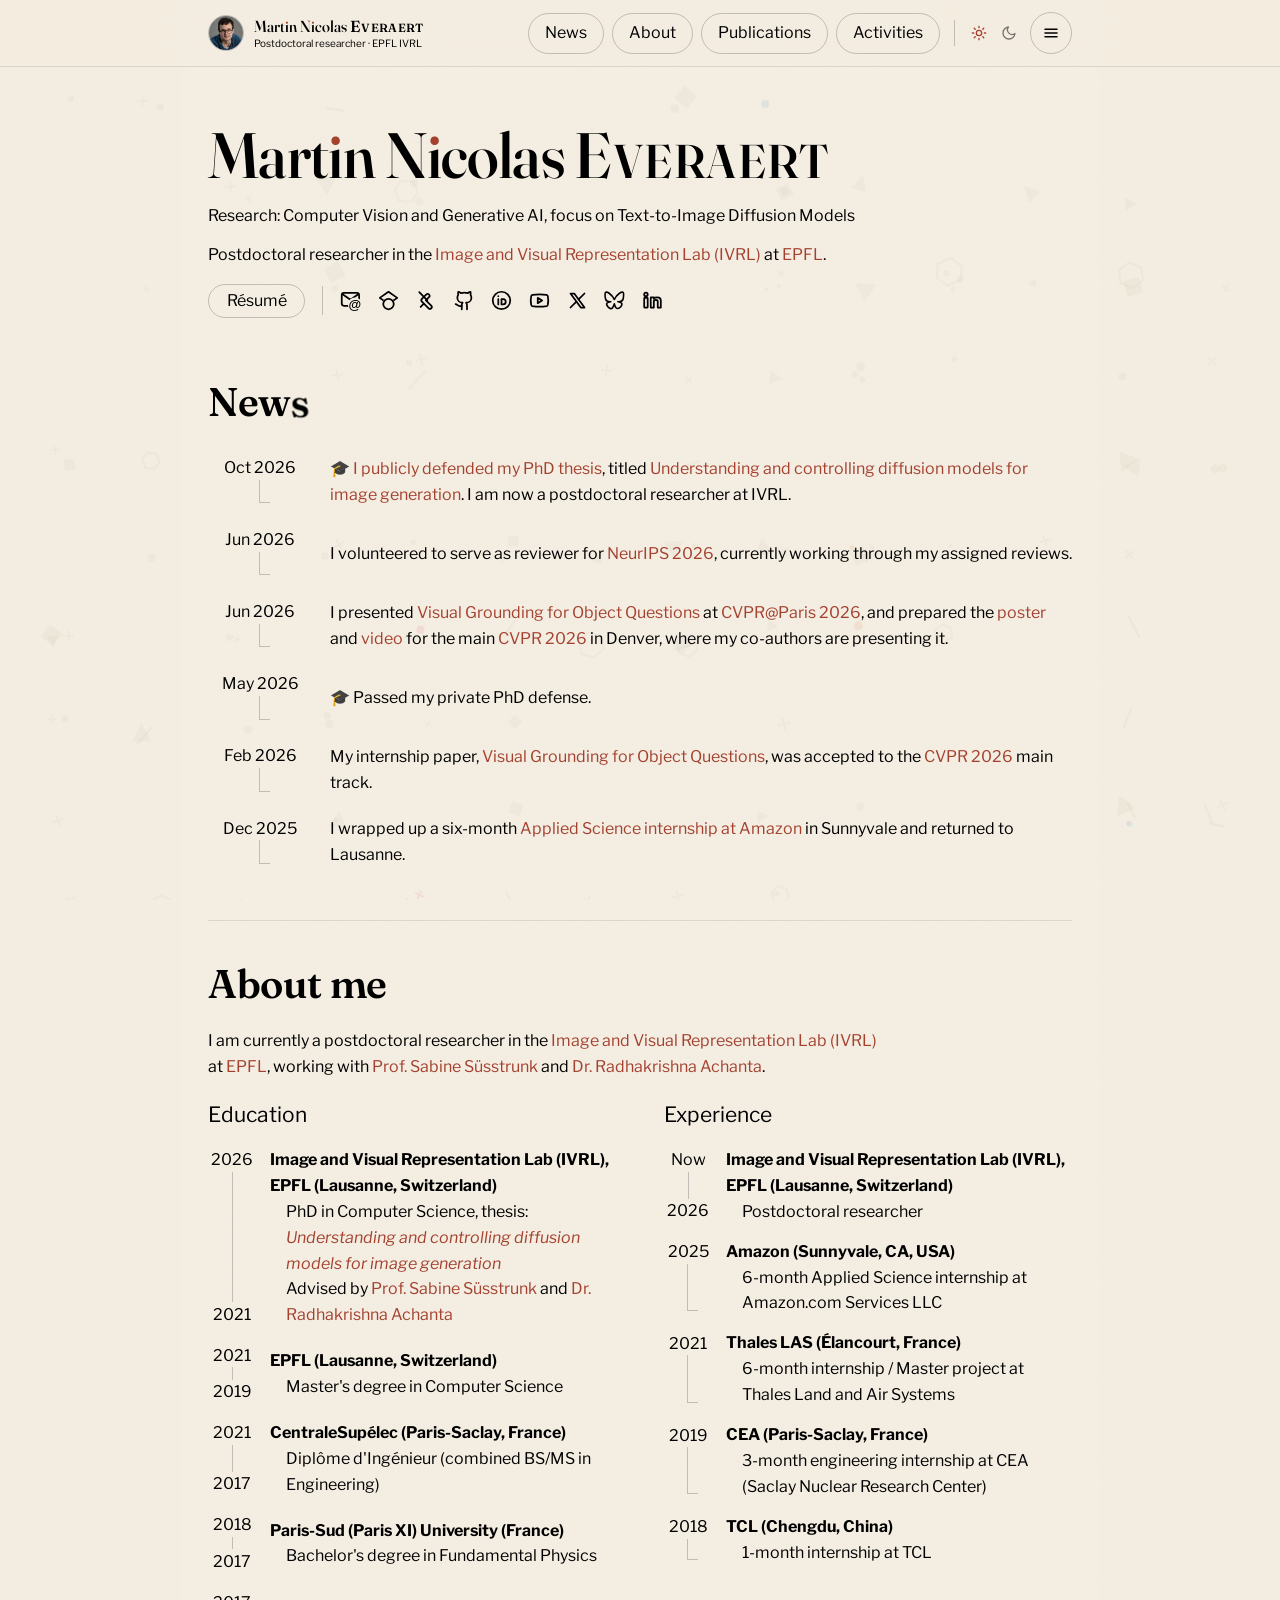
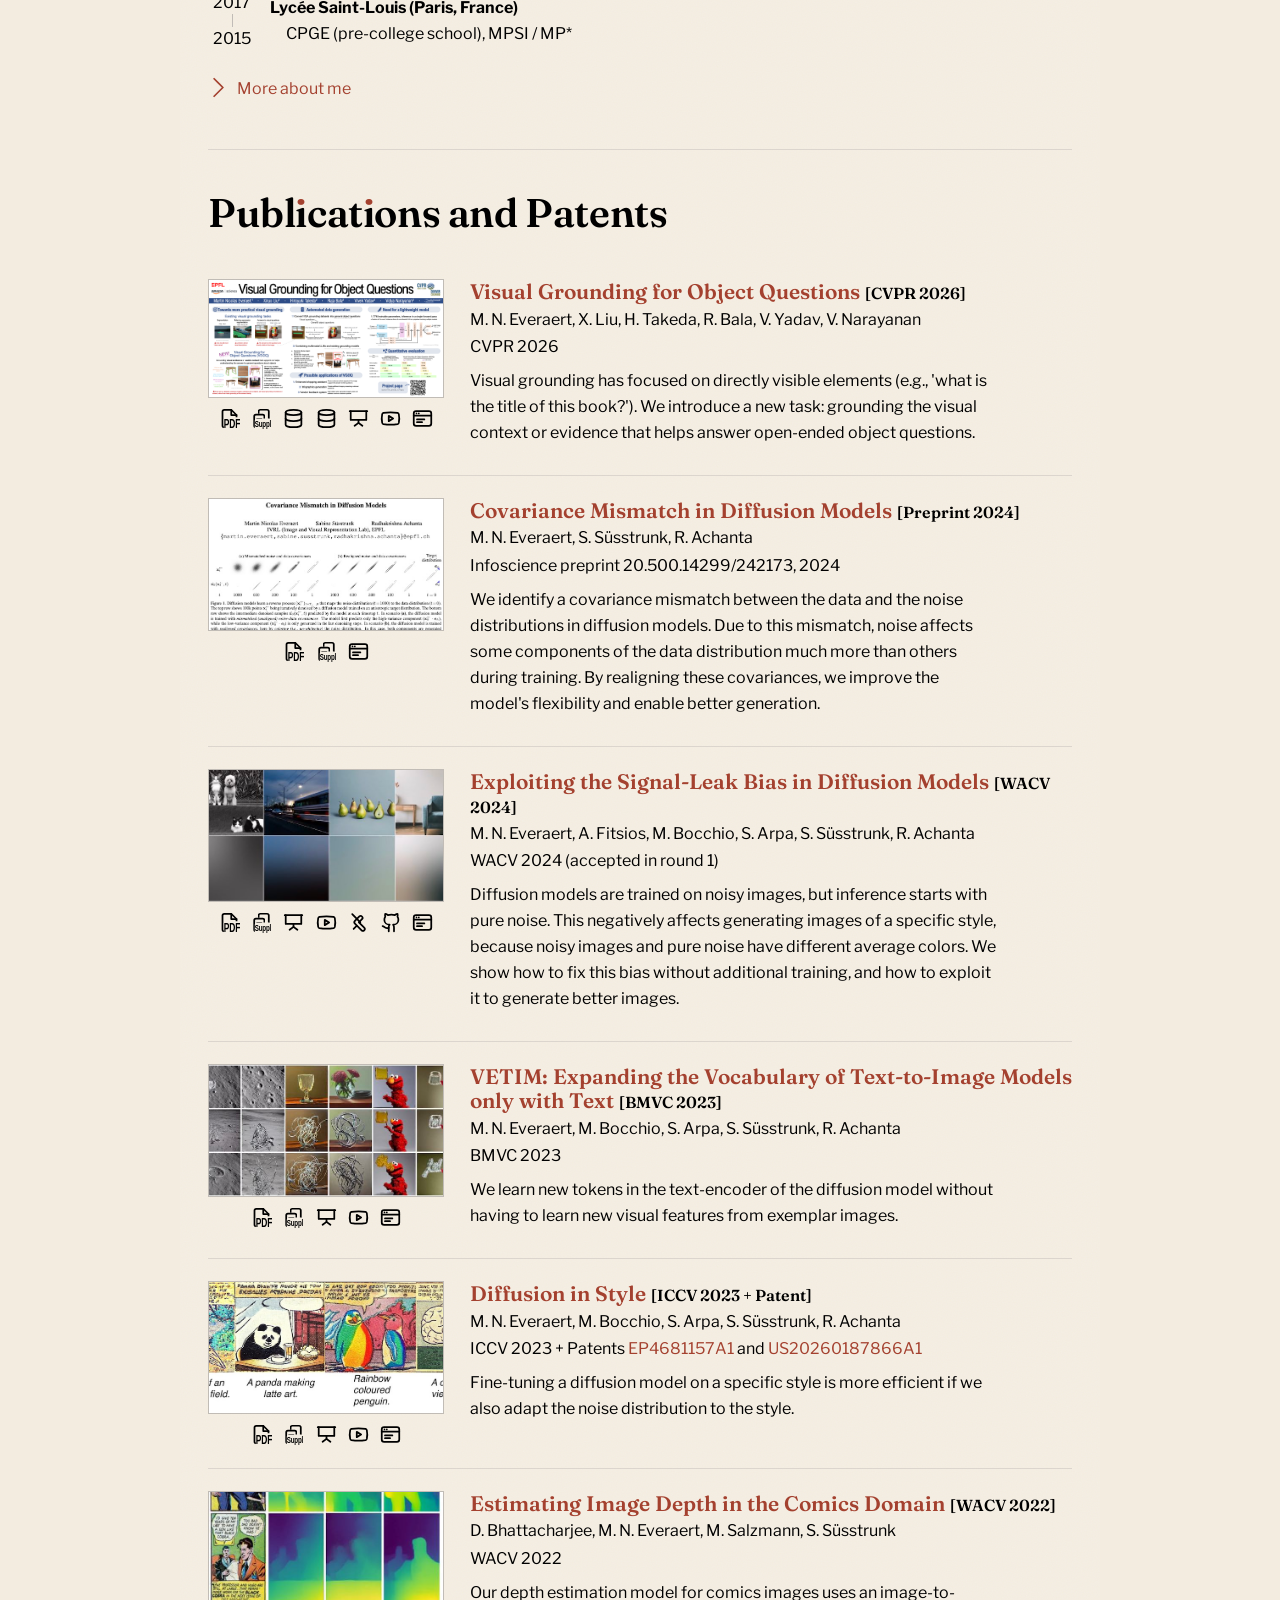
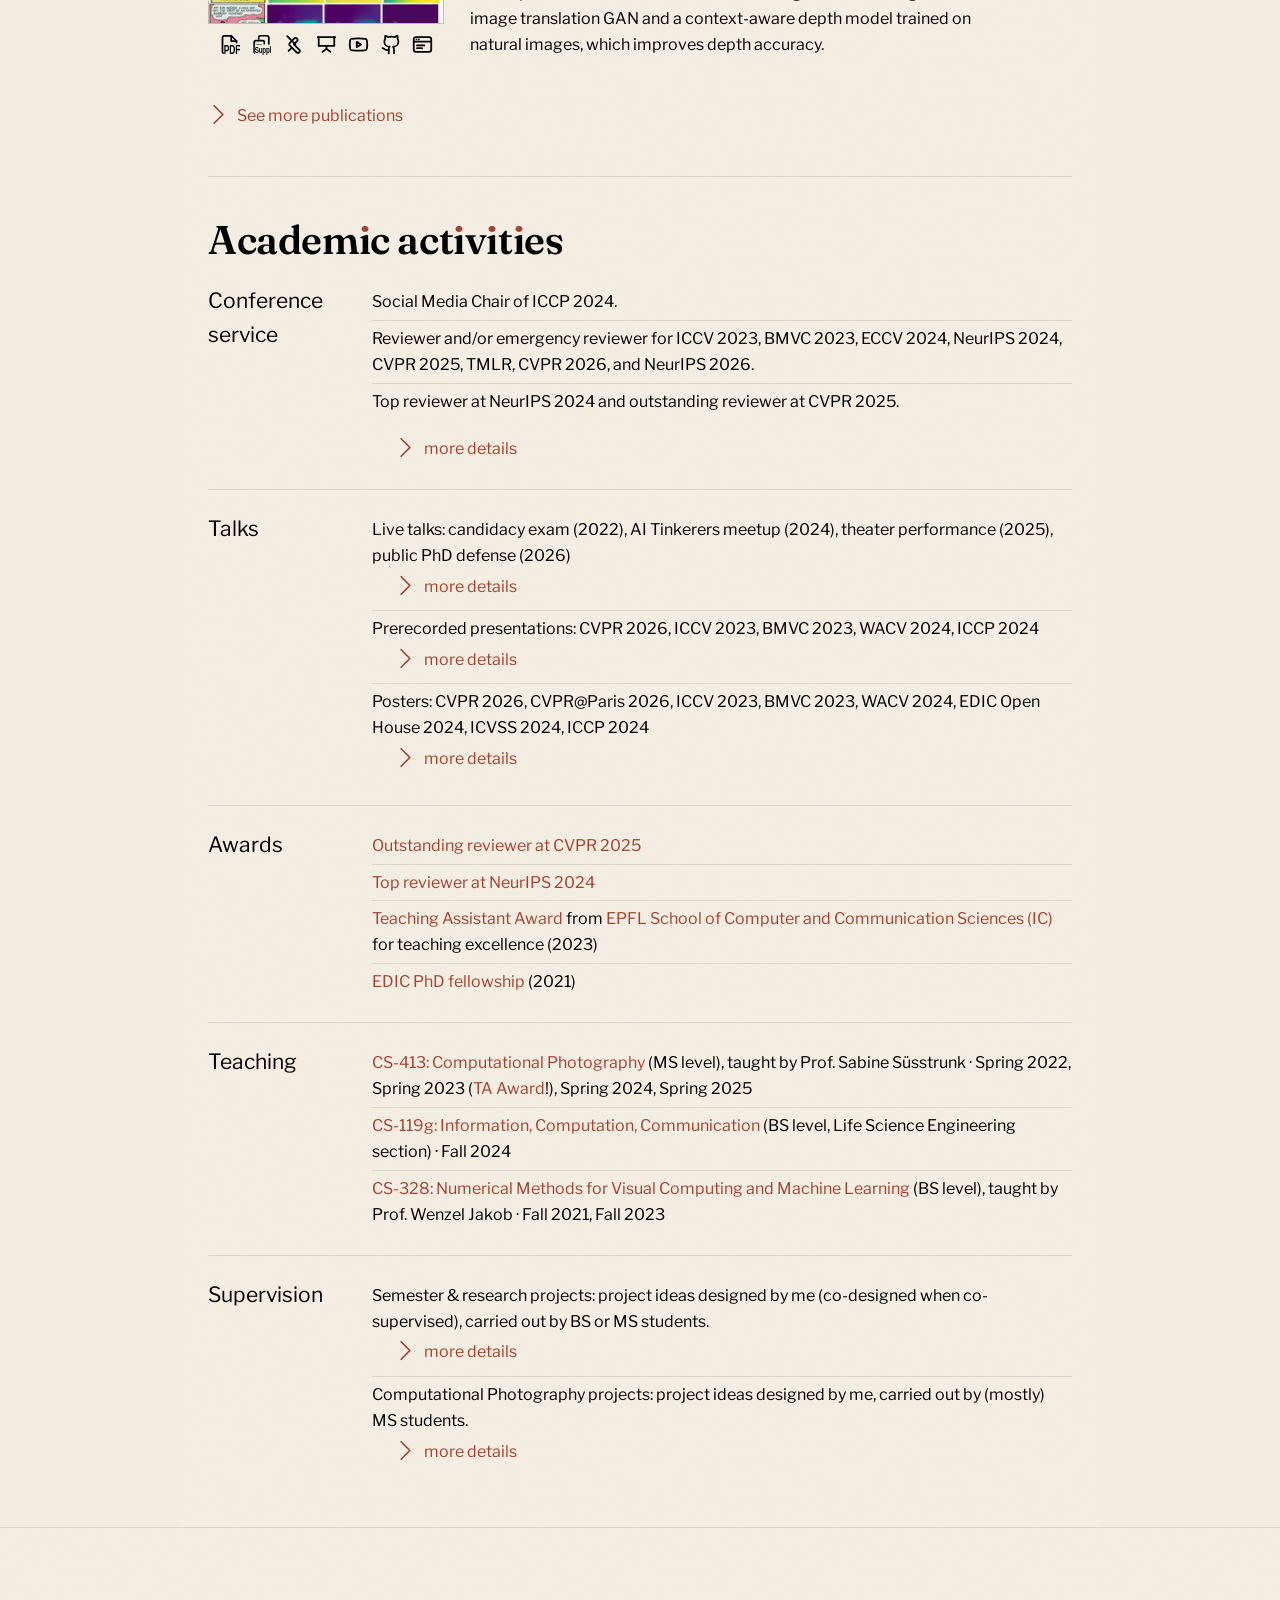
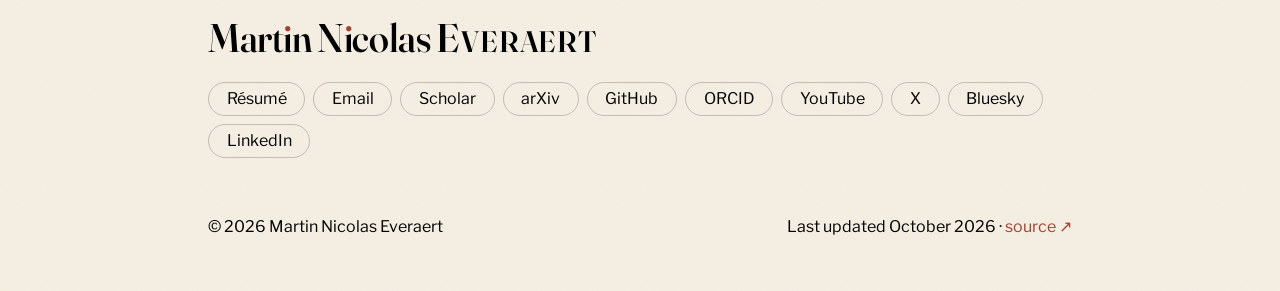
<file: index.html>
<!DOCTYPE html>
<html lang="en">

<head>
    <meta charset="UTF-8">
    <script>try{var t=localStorage.getItem('theme')}catch(e){}if(t==='dark'||(!t&&matchMedia('(prefers-color-scheme: dark)').matches))document.documentElement.setAttribute('data-theme','dark')</script>
    <!-- begin SEO -->
    <meta property="og:locale" content="en-US">
    <meta property="og:site_name" content="Martin Nicolas Everaert">
    <meta property="og:title" content="Martin Nicolas Everaert">
    <link rel="canonical" href="https://martin-ev.github.io">
    <meta property="og:type" content="profile">
    <meta property="og:url" content="https://martin-ev.github.io">
    <meta name="description"
        content="Martin Nicolas Everaert is a postdoctoral researcher at EPFL IVRL working on text-to-image diffusion models, computational aesthetics, and generative computer vision.">
    <meta property="og:image" content="https://martin-ev.github.io/images/avatar-small.jpg">
    <meta property="og:image:width" content="100">
    <meta property="og:image:height" content="100">
    <script type="application/ld+json">
        { 
            "@context" : "https://schema.org",
            "@type" : "ProfilePage",
            "mainEntity" : {
                "@type" : "Person",
                "name" : "Martin Nicolas Everaert",
                "familyName" : "Everaert",
                "givenName":  "Martin Nicolas",
                "honorificPrefix" : "Dr.",
                "url" : "https://martin-ev.github.io",
                "sameAs" : [
                    "https://www.linkedin.com/in/martin-everaert",
                    "https://x.com/EveraertMartin",
                    "https://twitter.com/EveraertMartin",
                    "https://bsky.app/profile/everaertmartin.bsky.social",
                    "https://scholar.google.com/citations?user=1TDqUuwAAAAJ",
                    "https://www.researchgate.net/profile/Martin-Everaert",
                    "https://orcid.org/0000-0001-9439-7501",
                    "https://www.facebook.com/martin.nicolas.everaert/",
                    "https://github.com/martin-ev",
                    "https://people.epfl.ch/martin.everaert",
                    "https://infoscience.epfl.ch/record/289090",
                    "https://www.wikidata.org/wiki/Q111455478",
                    "https://www.google.com/search?kgmid=/g/11snfb39zx",
                    "https://arxiv.org/a/everaert_m_1.html",
                    "https://www.youtube.com/@martin.e",
                    "https://www.youtube.com/channel/UCMKyXAxPnRaejG-4VnxoR0Q"
                ],
                "description" : "Martin Nicolas Everaert is a postdoctoral researcher at École Polytechnique Fédérale de Lausanne (EPFL). His research focuses on Computational Aesthetics, overlapping with Computation and Language, Computer Vision, Deep Learning, Generative Models, etc.",
                "jobTitle" : "Postdoctoral researcher",
                "worksFor" : {
                    "@type" : "Organization",
                    "name" : "École Polytechnique Fédérale de Lausanne (EPFL)"
                },
                "knowsAbout" : [
                    "Computational Aesthetics",
                    "Computer Vision",
                    "Deep Learning",
                    "Generative Models",
                    "Natural Language Processing"
                ],
                "image" : "https://martin-ev.github.io/images/avatar.jpg",
                "additionalName" : ["Martin N. Everaert", "Martin Everaert"],
                "alumniOf" : [{
                    "@type" : "EducationalOrganization",
                    "name" : "École Polytechnique Fédérale de Lausanne (EPFL)"
                },
                {
                    "@type" : "EducationalOrganization",
                    "name" : "CentraleSupélec"
                },
                {
                    "@type" : "EducationalOrganization",
                    "name" : "Université Paris-Sud"
                },
                {
                    "@type" : "EducationalOrganization",
                    "name" : "Lycée Saint-Louis"
                }
                ]
            }
        } </script>
    <meta name="google-site-verification" content="ohByZQJx9EYQ7Po92WxVz1fvVDkQqgI6U5wQZ_7mKBY" />
    <!-- end SEO -->

    <title>Martin Nicolas Everaert</title>
    <link rel="icon" href="images/avatar.jpg">
    <meta name="viewport" content="width=device-width, initial-scale=1">

    <link rel="preconnect" href="https://fonts.googleapis.com">
    <link rel="preconnect" href="https://fonts.gstatic.com" crossorigin>
    <link
        href="https://fonts.googleapis.com/css2?family=Fraunces:opsz,wght,WONK@9..144,530..650,0..1&family=Libre+Franklin:ital,wght@0,400;0,600;1,400&display=swap"
        rel="stylesheet">
    <link rel="stylesheet" href="styles.css">
    <link rel="stylesheet" href="icons.css">
    <link rel="stylesheet" href="diffusion.css">
</head>

<body>

    <!-- Animated diffusion background -->
    <div id="field" aria-hidden="true"></div>

    <!-- Top bar / menu -->
    <header class="topbar">
        <div class="bar-inner">
            <a class="identity" href="#top">
                <img class="identity-photo" src="/images/avatar.jpg"
                    alt="Martin Nicolas Everaert">
                <span class="identity-text">
                    <span class="identity-name">Mart<span class="idot">i</span>n N<span class="idot">i</span>colas <span class="smallcaps">Everaert</span></span>
                    <span class="identity-role">Postdoctoral researcher · EPFL IVRL</span>
                </span>
            </a>
            <div class="bar-right">
                <div class="nav-inline">
                    <a class="navpill ghost" href="#news" data-collapse="2">News</a>
                    <a class="navpill ghost" href="#about" data-collapse="3">About</a>
                    <a class="navpill ghost" href="#pubs" data-collapse="3">Publications</a>
                    <a class="navpill ghost" href="#activities" data-collapse="3">Activities</a>
                    <span class="theme-toggle" data-collapse="1">
                        <button class="lightBtn active" aria-label="Light theme" title="Light">
                            <i class="ci ci-sun" aria-hidden="true"></i>
                        </button>
                        <button class="darkBtn" aria-label="Dark theme" title="Dark">
                            <i class="ci ci-moon" aria-hidden="true"></i>
                        </button>
                    </span>
                </div>
                <button class="hamburger" id="hamburger" aria-label="Menu" aria-expanded="false" aria-controls="menu">
                    <svg viewBox="0 0 24 24" fill="none" stroke="currentColor" stroke-width="2" stroke-linecap="round">
                        <line x1="4" y1="7" x2="20" y2="7" />
                        <line x1="4" y1="12" x2="20" y2="12" />
                        <line x1="4" y1="17" x2="20" y2="17" />
                    </svg>
                </button>
                <div class="menu" id="menu">
                    <a class="navpill ghost" href="#news">News</a>
                    <a class="navpill ghost" href="#about">About</a>
                    <a class="navpill ghost" href="#pubs">Publications</a>
                    <a class="navpill ghost" href="#activities">Activities</a>
                    <a class="navpill primary" href="/files/Martin_Nicolas_EVERAERT.pdf">Résumé</a>
                    <a class="navpill primary js-email" href="https://people.epfl.ch/martin.everaert?lang=en">Email</a>
                    <span class="menu-sep" aria-hidden="true"></span>
                    <span class="menu-label">Theme</span>
                    <span class="theme-toggle">
                        <button class="lightBtn active" aria-label="Light theme" title="Light">
                            <i class="ci ci-sun" aria-hidden="true"></i>
                        </button>
                        <button class="darkBtn" aria-label="Dark theme" title="Dark">
                            <i class="ci ci-moon" aria-hidden="true"></i>
                        </button>
                    </span>
                    <button id="playBtn" class="diffusion-timestep" aria-label="Pause diffusion" title="Pause / play"><i id="playIcon" class="ci ci-pause"></i><span class="diffusion-timestep-label">t&nbsp;<span id="tval">0</span></span></button>
                    <button id="zenBtn" class="diffusion-timestep" aria-pressed="false"
                        title="Show only the animation, full opacity"><span
                            id="zenLab">Zen mode</span></button>
                </div>
            </div>
        </div>
    </header>

    <!-- !PAGE CONTENT! -->
    <main class="wrap" id="top">

        <!-- Intro / hero -->
        <section class="intro">
            <div>
                <h1>Mart<span class="idot">i</span>n N<span class="idot">i</span>colas <span class="smallcaps">Everaert</span></h1>
                <p class="role">Research: Computer Vision and Generative AI, focus on Text-to-Image
                    Diffusion Models</p>
                <p>
                    Postdoctoral researcher in the
                    <a class="inline-link" href="https://www.epfl.ch/labs/ivrl/">Image and Visual Representation Lab (IVRL)</a>
                    at <a class="inline-link" href="https://www.epfl.ch/">EPFL</a>.
                </p>
                <p class="links">
                    <a class="cv-pill" href="/files/Martin_Nicolas_EVERAERT.pdf">Résumé</a>
                    <span class="links-sep" aria-hidden="true"></span>
                    <span class="social">
                        <a class="js-email" href="https://people.epfl.ch/martin.everaert?lang=en" aria-label="Email"
                            title="Email"><i class="ci ci-email" aria-hidden="true"></i></a>
                        <a href="https://scholar.google.com/citations?user=1TDqUuwAAAAJ&hl=en"
                            aria-label="Google Scholar" title="Google Scholar"><i class="ci ci-scholar"
                                aria-hidden="true"></i></a>
                        <a href="https://arxiv.org/a/everaert_m_1.html" aria-label="arXiv" title="arXiv"><i
                                class="ci ci-arxiv" aria-hidden="true"></i></a>
                        <a href="https://github.com/martin-ev" aria-label="GitHub" title="GitHub"><i
                                class="ci ci-github" aria-hidden="true"></i></a>
                        <a href="https://orcid.org/0000-0001-9439-7501" aria-label="ORCID" title="ORCID"><i
                                class="ci ci-orcid" aria-hidden="true"></i></a>
                        <a href="https://www.youtube.com/@martin.e" aria-label="YouTube" title="YouTube"><i
                                class="ci ci-youtube" aria-hidden="true"></i></a>
                        <a href="https://x.com/EveraertMartin" aria-label="X" title="X"><i
                                class="ci ci-twitter" aria-hidden="true"></i></a>
                        <a href="https://bsky.app/profile/everaertmartin.bsky.social" aria-label="Bluesky"
                            title="Bluesky"><i class="ci ci-bluesky" aria-hidden="true"></i></a>
                        <a href="https://www.linkedin.com/in/martin-everaert" aria-label="LinkedIn" title="LinkedIn"><i
                                class="ci ci-linkedin" aria-hidden="true"></i></a>
                    </span>
                </p>
            </div>
        </section>

        <!-- News -->
        <section class="block" id="news">
            <h2>New<span class="spin">s</span></h2>
            <div class="news">
                <div class="item"><span class="date">Oct 2026</span>
                    <p>🎓 <a
                            href="https://actu.epfl.ch/news/congratulations-to-dr-martin-nicolas-everaert/">I publicly defended my PhD thesis</a>, titled <a
                            href="https://doi.org/10.5075/epfl-thesis-11581">Understanding and controlling diffusion
                            models for image generation</a>. I am now a postdoctoral researcher at IVRL.</p>
                </div>
                <div class="item"><span class="date">Jun 2026</span>
                    <p>I volunteered to serve as reviewer for <a
                            href="https://neurips.cc/Conferences/2026">NeurIPS 2026</a>, currently working
                        through my assigned reviews.</p>
                </div>
                <div class="item"><span class="date">Jun 2026</span>
                    <p>I presented <a href="https://martin-ev.github.io/vgoq/">Visual Grounding for Object
                            Questions</a> at <a href="https://cvprinparis.github.io/CVPR2026InParis/">CVPR@Paris
                            2026</a>, and prepared the <a
                            href="https://cvpr.thecvf.com/media/PosterPDFs/CVPR%202026/38604.png">poster</a> and <a
                            href="https://www.youtube.com/watch?v=YPrNK54A32c">video</a> for the main <a
                            href="https://cvpr.thecvf.com/Conferences/2026">CVPR 2026</a> in
                        Denver, where my co-authors are presenting it.</p>
                </div>
                <div class="item"><span class="date">May 2026</span>
                    <p>🎓 Passed my private PhD defense.</p>
                </div>
                <div class="item"><span class="date">Feb 2026</span>
                    <p>My internship paper, <a href="https://martin-ev.github.io/vgoq/">Visual Grounding for Object
                            Questions</a>, was accepted to the <a
                            href="https://cvpr.thecvf.com/Conferences/2026">CVPR 2026</a> main track.</p>
                </div>
                <div class="item"><span class="date">Dec 2025</span>
                    <p>I wrapped up a six-month <a href="https://www.amazon.science/">Applied Science internship at
                            Amazon</a> in Sunnyvale and returned to Lausanne.</p>
                </div>
            </div>
        </section>

        <!-- About me -->
        <section class="block" id="about">
            <h2>Ab<span class="spin">o</span>ut <em>me</em></h2>
            <p class="about-lead">
                I am currently a postdoctoral researcher in the <a href="https://www.epfl.ch/labs/ivrl/">Image and
                    Visual Representation Lab (IVRL)</a> at <a href="https://www.epfl.ch/">EPFL</a>, working with <a href="https://www.epfl.ch/labs/ivrl/people/susstrunk/">Prof. Sabine Süsstrunk</a> and
                <a href="https://people.epfl.ch/radhakrishna.achanta?lang=en">Dr. Radhakrishna Achanta</a>.
            </p>

            <div class="cv-cols">
                <div>
                    <h3>Education</h3>
                    <div class="cv-row"><span class="cv-year">2026<span class="yr-from">2021</span></span><span class="cv-detail"><strong>Image and Visual Representation Lab (IVRL), EPFL (Lausanne, Switzerland)</strong><br>PhD in Computer Science, thesis: <a href="https://doi.org/10.5075/epfl-thesis-11581"><em>Understanding and controlling diffusion models for image generation</em></a><br>Advised by <a href="https://www.epfl.ch/labs/ivrl/people/susstrunk/">Prof. Sabine Süsstrunk</a> and <a href="https://people.epfl.ch/radhakrishna.achanta?lang=en">Dr. Radhakrishna Achanta</a></span></div>
                    <div class="cv-row"><span class="cv-year">2021<span class="yr-from">2019</span></span><span class="cv-detail"><strong>EPFL (Lausanne, Switzerland)</strong><br>Master's degree in Computer Science</span></div>
                    <div class="cv-row"><span class="cv-year">2021<span class="yr-from">2017</span></span><span class="cv-detail"><strong>CentraleSupélec (Paris-Saclay, France)</strong><br>Diplôme d'Ingénieur (combined BS/MS in Engineering)</span></div>
                    <div class="cv-row"><span class="cv-year">2018<span class="yr-from">2017</span></span><span class="cv-detail"><strong>Paris-Sud (Paris XI) University (France)</strong><br>Bachelor's degree in Fundamental Physics</span></div>
                    <div class="cv-row"><span class="cv-year">2017<span class="yr-from">2015</span></span><span class="cv-detail"><strong>Lycée Saint-Louis (Paris, France)</strong><br>CPGE (pre-college school), MPSI / MP*</span></div>
                </div>
                <div>
                    <h3>Experience</h3>
                    <div class="cv-row"><span class="cv-year">Now<span class="yr-from">2026</span></span><span class="cv-detail"><strong>Image and Visual Representation Lab (IVRL), EPFL (Lausanne, Switzerland)</strong><br>Postdoctoral researcher</span></div>
                    <div class="cv-row"><span class="cv-year">2025</span><span class="cv-detail"><strong>Amazon (Sunnyvale, CA, USA)</strong><br>6-month Applied Science internship at Amazon.com Services LLC</span></div>
                    <div class="cv-row"><span class="cv-year">2021</span><span class="cv-detail"><strong>Thales LAS (Élancourt, France)</strong><br>6-month internship / Master project at Thales Land and Air Systems</span></div>
                    <div class="cv-row"><span class="cv-year">2019</span><span class="cv-detail"><strong>CEA (Paris-Saclay, France)</strong><br>3-month engineering internship at CEA (Saclay Nuclear Research Center)</span></div>
                    <div class="cv-row"><span class="cv-year">2018</span><span class="cv-detail"><strong>TCL (Chengdu, China)</strong><br>1-month internship at TCL</span></div>
                </div>
            </div>

            <details class="more">
                <summary><span class="chev ci ci-chevron"></span> More about me</summary>
                <div class="more-body">
                    <p class="about-p">
                        I am interested in Computational Aesthetics, overlapping with Computation and
                        Language, Computer Vision, Deep Learning, Generative Models, etc. My research specifically focuses on
                        Text-to-Image Diffusion Models.
                    </p>
                    <p class="about-p">
                        Prior to pursuing my PhD, I completed a <a href="https://www.epfl.ch/schools/ic/">Master's
                            in Computer Science at EPFL</a> in 2021.
                        I also hold a <a
                            href="https://en.wikipedia.org/wiki/Dipl%C3%B4me_d%27Ing%C3%A9nieur">Diplôme
                            d'Ingénieur</a> (engineering BS/MS degree) from the <a
                            href="https://en.wikipedia.org/wiki/Sup%C3%A9lec">Supélec curriculum</a> at
                        <a href="https://en.wikipedia.org/wiki/CentraleSup%C3%A9lec">CentraleSupélec</a>,
                        graduating
                        concurrently in 2021, and a BS degree in Fundamental
                        Physics
                        from <a href="https://en.wikipedia.org/wiki/Paris-Sud_University">Université
                            Paris-Sud</a>
                        in 2018.
                        Before that, I attended <a
                            href="https://en.wikipedia.org/wiki/Lyc%C3%A9e_Saint-Louis">Lycée
                            Saint Louis</a>, where I pursued <a
                            href="https://en.wikipedia.org/wiki/Classe_pr%C3%A9paratoire_aux_grandes_%C3%A9coles">French
                            preparatory classes
                            (CPGE)</a>, with a focus on Math, Physics, Engineering and Computer Science
                        (MPSI/MP*).
                    </p>
                    <p class="about-p">
                        Throughout my studies, I interned at
                        <a href="https://en.wikipedia.org/wiki/Amazon_(company)">Amazon</a> (6-month Applied
                        Science Internship in Sunnyvale, USA, 2025),
                        <a href="https://en.wikipedia.org/wiki/Thales_Group">Thales Group</a> (6-month Master's
                        thesis project in Elancourt, France, 2021),
                        <a
                            href="https://en.wikipedia.org/wiki/French_Alternative_Energies_and_Atomic_Energy_Commission">CEA</a>
                        (3-month Engineering internship in Paris-Saclay, France, 2019),
                        and <a href="https://en.wikipedia.org/wiki/TCL_Technology">TCL Corporation</a> (1-month
                        Work/Labor internship in Chengdu, China, 2018).
                    </p>
                </div>
            </details>
        </section>

        <!-- Publications -->
        <section class="block" id="pubs">
            <h2>Publ<span class="idot">i</span>cat<span class="idot">i</span>ons <em>and</em> Patents</h2>

            <!-- cmp:: pub / Visual Grounding for Object Questions -->
            <div class="pub">
                <div class="media">
                    <a class="thumb" href="https://martin-ev.github.io/vgoq/"><img
                            src="/images/VGOQ.png"
                            alt="Visual Grounding for Object Questions"></a>
                    <div class="links">
                        <a href="https://openaccess.thecvf.com/content/CVPR2026/papers/Everaert_Visual_Grounding_for_Object_Questions_CVPR_2026_paper.pdf"
                            title="PDF" aria-label="PDF"><i class="ci ci-pdf"></i></a>
                        <a href="https://openaccess.thecvf.com/content/CVPR2026/supplemental/Everaert_Visual_Grounding_for_CVPR_2026_supplemental.pdf"
                            title="Supplementary" aria-label="Supplementary"><i class="ci ci-suppl"></i></a>
                        <a href="https://huggingface.co/datasets/martin-ev/abo_vgoq" title="ABO-VGOQ"
                            aria-label="ABO data"><i class="ci ci-dataset"></i></a>
                        <a href="https://huggingface.co/datasets/martin-ev/vizwiz_vgoq" title="VizWiz-VGOQ"
                            aria-label="VizWiz data"><i class="ci ci-dataset"></i></a>
                        <a href="https://cvpr.thecvf.com/media/PosterPDFs/CVPR%202026/38604.png"
                            title="Poster" aria-label="Poster"><i class="ci ci-poster"></i></a>
                        <a href="https://www.youtube.com/watch?v=YPrNK54A32c" title="Video" aria-label="Video"><i
                                class="ci ci-youtube"></i></a>
                        <a href="https://martin-ev.github.io/vgoq/" title="Project page" aria-label="Project page"><i
                                class="ci ci-project"></i></a>
                    </div>
                </div>
                <div>
                    <div class="pub-title"><a href="https://martin-ev.github.io/vgoq/">Visual Grounding for Object
                            Questions</a> <span class="venue-tag">[CVPR 2026]</span></div>
                    <div class="authors"><span class="author-self">M. N. Everaert</span>, X. Liu, H. Takeda, R. Bala, V. Yadav,
                        V.
                        Narayanan</div>
                    <div class="venue">CVPR 2026</div>
                    <div class="desc">Visual grounding has focused on directly visible elements (e.g., 'what is the
                        title of this book?'). We introduce a new task: grounding the visual context or evidence that
                        helps answer open-ended object questions.</div>
                </div>
            </div>

            <!-- cmp:: pub / Covariance Mismatch in Diffusion Models -->
            <div class="pub">
                <div class="media">
                    <a class="thumb" href="https://ivrl.github.io/covariance-mismatch/"><img
                            src="/images/covariance-mismatch.jpg"
                            alt="Covariance Mismatch in Diffusion Models"></a>
                    <div class="links">
                        <a href="https://infoscience.epfl.ch/bitstreams/a00aad1c-bfdc-4c4d-866a-c05ac2255d3b/download"
                            title="PDF" aria-label="PDF"><i class="ci ci-pdf"></i></a>
                        <a href="https://infoscience.epfl.ch/bitstreams/72923daf-0e38-4b3c-8ad8-96799be59469/download"
                            title="Supplementary" aria-label="Supplementary"><i class="ci ci-suppl"></i></a>
                        <a href="https://ivrl.github.io/covariance-mismatch/" title="Project page"
                            aria-label="Project page"><i class="ci ci-project"></i></a>
                    </div>
                </div>
                <div>
                    <div class="pub-title"><a href="https://ivrl.github.io/covariance-mismatch/">Covariance Mismatch in
                            Diffusion
                            Models</a> <span class="venue-tag">[Preprint 2024]</span></div>
                    <div class="authors"><span class="author-self">M. N. Everaert</span>, S. Süsstrunk, R. Achanta</div>
                    <div class="venue">Infoscience preprint 20.500.14299/242173, 2024</div>
                    <div class="desc">We identify a covariance mismatch between the data and the noise distributions in
                        diffusion models. Due to this mismatch, noise affects some components of the data distribution
                        much more than others during training. By realigning these covariances, we improve the model's
                        flexibility and enable better generation.</div>
                </div>
            </div>

            <!-- cmp:: pub / Exploiting the Signal-Leak Bias -->
            <div class="pub">
                <div class="media">
                    <a class="thumb" href="https://ivrl.github.io/signal-leak-bias/"><img
                            src="/images/8316e7a28a21af274ec78ae90fee4498.jpg"
                            alt="Exploiting the Signal-Leak Bias in Diffusion Models"></a>
                    <div class="links">
                        <a href="https://arxiv.org/pdf/2309.15842.pdf" title="PDF" aria-label="PDF"><i
                                class="ci ci-pdf"></i></a>
                        <a href="https://openaccess.thecvf.com/content/WACV2024/supplemental/Everaert_Exploiting_the_Signal-Leak_WACV_2024_supplemental.pdf"
                            title="Supplementary" aria-label="Supplementary"><i class="ci ci-suppl"></i></a>
                        <a href="https://ivrl.github.io/signal-leak-bias/static/wacv24-51.pdf" title="Poster"
                            aria-label="Poster"><i class="ci ci-poster"></i></a>
                        <a href="https://www.youtube.com/watch?v=j2dZdm3fy-8&amp;list=PLfg02juGrJv-v-zXw80jJNAPRtchPIAnk"
                            title="Video" aria-label="Video"><i class="ci ci-youtube"></i></a>
                        <a href="https://arxiv.org/abs/2309.15842" title="arXiv" aria-label="arXiv"><i
                                class="ci ci-arxiv"></i></a>
                        <a href="https://github.com/IVRL/signal-leak-bias" title="Code" aria-label="Code"><i
                                class="ci ci-github"></i></a>
                        <a href="https://ivrl.github.io/signal-leak-bias/" title="Project page"
                            aria-label="Project page"><i class="ci ci-project"></i></a>
                    </div>
                </div>
                <div>
                    <div class="pub-title"><a href="https://ivrl.github.io/signal-leak-bias/">Exploiting the Signal-Leak Bias
                            in
                            Diffusion Models</a> <span class="venue-tag">[WACV 2024]</span></div>
                    <div class="authors"><span class="author-self">M. N. Everaert</span>, A. Fitsios, M. Bocchio, S. Arpa, S.
                        Süsstrunk, R.
                        Achanta</div>
                    <div class="venue">WACV 2024 (accepted in round 1)</div>
                    <div class="desc">Diffusion models are trained on noisy images, but inference starts with pure
                        noise. This negatively affects generating images of a specific style, because noisy images and
                        pure noise have different average colors. We show how to fix this bias without additional
                        training, and how to exploit it to generate better images.</div>
                </div>
            </div>

            <!-- cmp:: pub / VETIM -->
            <div class="pub">
                <div class="media">
                    <a class="thumb" href="https://ivrl.github.io/vetim/"><img
                            src="/images/d61f183ea03cba77a9c14042bc8a98db.jpg"
                            alt="VETIM"></a>
                    <div class="links">
                        <a href="https://papers.bmvc2023.cvml.group/0016.pdf" title="PDF" aria-label="PDF"><i
                                class="ci ci-pdf"></i></a>
                        <a href="https://web.archive.org/web/20250326024245/https://bmvc2022.mpi-inf.mpg.de/BMVC2023/0016_supp.zip" title="Supplementary"
                            aria-label="Supplementary"><i class="ci ci-suppl"></i></a>
                        <a href="https://ivrl.github.io/vetim/static/BMVC%20poster.pdf" title="Poster"
                            aria-label="Poster"><i class="ci ci-poster"></i></a>
                        <a href="https://www.youtube.com/watch?v=kcHMkSdKdd4&amp;list=PLfg02juGrJv-E2ffQT7BZ2CUf3s2-o5OV"
                            title="Video" aria-label="Video"><i class="ci ci-youtube"></i></a>
                        <a href="https://ivrl.github.io/vetim/" title="Project page" aria-label="Project page"><i
                                class="ci ci-project"></i></a>
                    </div>
                </div>
                <div>
                    <div class="pub-title"><a href="https://ivrl.github.io/vetim/">VETIM: Expanding the Vocabulary of
                            Text-to-Image
                            Models only with Text</a> <span class="venue-tag">[BMVC 2023]</span></div>
                    <div class="authors"><span class="author-self">M. N. Everaert</span>, M. Bocchio, S. Arpa, S. Süsstrunk, R.
                        Achanta
                    </div>
                    <div class="venue">BMVC 2023</div>
                    <div class="desc">We learn new tokens in the text-encoder of the diffusion model without having to
                        learn new visual features from exemplar images.</div>
                </div>
            </div>

            <!-- cmp:: pub / Diffusion in Style -->
            <div class="pub">
                <div class="media">
                    <a class="thumb" href="https://ivrl.github.io/diffusion-in-style/"><img
                            src="/images/935cb1454ee19e7010f7725988374883.jpg"
                            alt="Diffusion in Style"></a>
                    <div class="links">
                        <a href="https://openaccess.thecvf.com/content/ICCV2023/papers/Everaert_Diffusion_in_Style_ICCV_2023_paper.pdf"
                            title="PDF" aria-label="PDF"><i class="ci ci-pdf"></i></a>
                        <a href="https://openaccess.thecvf.com/content/ICCV2023/supplemental/Everaert_Diffusion_in_Style_ICCV_2023_supplemental.pdf"
                            title="Supplementary" aria-label="Supplementary"><i class="ci ci-suppl"></i></a>
                        <a href="https://ivrl.github.io/diffusion-in-style/static/pdfs/poster.pdf" title="Poster"
                            aria-label="Poster"><i class="ci ci-poster"></i></a>
                        <a href="https://www.youtube.com/watch?v=OHd9b4oNoBU&amp;list=PLfg02juGrJv_1-7ytb_O8Oqf365qTL4It"
                            title="Video" aria-label="Video"><i class="ci ci-youtube"></i></a>
                        <a href="https://ivrl.github.io/diffusion-in-style/" title="Project page"
                            aria-label="Project page"><i class="ci ci-project"></i></a>
                    </div>
                </div>
                <div>
                    <div class="pub-title"><a href="https://ivrl.github.io/diffusion-in-style/">Diffusion in Style</a> <span
                            class="venue-tag">[ICCV 2023 + Patent]</span></div>
                    <div class="authors"><span class="author-self">M. N. Everaert</span>, M. Bocchio, S. Arpa, S. Süsstrunk, R.
                        Achanta
                    </div>
                    <div class="venue">ICCV 2023 + Patents <a
                            href="https://patents.google.com/patent/EP4681157A1/">EP4681157A1</a> and <a
                            href="https://patents.google.com/patent/US20260187866A1/">US20260187866A1</a></div>
                    <div class="desc">Fine-tuning a diffusion model on a specific style is more efficient if we also
                        adapt the noise distribution to the style.</div>
                </div>
            </div>

            <!-- cmp:: pub / Estimating Image Depth in the Comics Domain -->
            <div class="pub">
                <div class="media">
                    <a class="thumb" href="https://ivrl.github.io/ComicsDepth/"><img
                            src="/images/6433792c76bd817e427bfdaad8576414.jpg"
                            alt="Estimating Image Depth in the Comics Domain"></a>
                    <div class="links">
                        <a href="https://openaccess.thecvf.com/content/WACV2022/papers/Bhattacharjee_Estimating_Image_Depth_in_the_Comics_Domain_WACV_2022_paper.pdf"
                            title="PDF" aria-label="PDF"><i class="ci ci-pdf"></i></a>
                        <a href="https://openaccess.thecvf.com/content/WACV2022/supplemental/Bhattacharjee_Estimating_Image_Depth_WACV_2022_supplemental.pdf"
                            title="Supplementary" aria-label="Supplementary"><i class="ci ci-suppl"></i></a>
                        <a href="https://arxiv.org/abs/2110.03575" title="arXiv" aria-label="arXiv"><i
                                class="ci ci-arxiv"></i></a>
                        <a href="/files/716-wacv-poster.pdf" title="Poster"
                            aria-label="Poster"><i class="ci ci-poster"></i></a>
                        <a href="https://www.youtube.com/watch?v=Yc5BPRolHNA&amp;list=PLfg02juGrJv8GECrowntVITvVIYWxdkVz"
                            title="Video" aria-label="Video"><i class="ci ci-youtube"></i></a>
                        <a href="https://github.com/IVRL/ComicsDepth" title="Code" aria-label="Code"><i
                                class="ci ci-github"></i></a>
                        <a href="https://ivrl.github.io/ComicsDepth/" title="Project page" aria-label="Project page"><i
                                class="ci ci-project"></i></a>
                    </div>
                </div>
                <div>
                    <div class="pub-title"><a href="https://ivrl.github.io/ComicsDepth/">Estimating Image Depth in the Comics
                            Domain</a> <span class="venue-tag">[WACV 2022]</span></div>
                    <div class="authors">D. Bhattacharjee, <span class="author-self">M. N. Everaert</span>, M. Salzmann, S.
                        Süsstrunk</div>
                    <div class="venue">WACV 2022</div>
                    <div class="desc">Our depth estimation model for comics images uses an image-to-image translation
                        GAN and a context-aware depth model trained on natural images, which improves depth accuracy.
                    </div>
                </div>
            </div>

            <details class="more">
                <summary><span class="chev ci ci-chevron"></span> See more publications</summary>
                <div class="more-body">
                    <!-- cmp:: pub / Aesthetics-Oriented Video Generation and Editing -->
                    <div class="pub">
                        <div class="media">
                            <a class="thumb" href="https://infoscience.epfl.ch/record/298850/"><img
                                    src="/images/0a6b2721e5325c4052f2e65fa9df8bcd.jpg"
                                    alt="Aesthetics-Oriented Video Generation and Editing"></a>
                            <div class="links">
                                <a href="https://infoscience.epfl.ch/record/298850/files/Writeup.pdf" title="Writeup"
                                    aria-label="Writeup"><i class="ci ci-pdf"></i></a>
                                <a href="https://memento.epfl.ch/event/aesthetics-oriented-video-generation-and-editing/"
                                    title="Event" aria-label="Event"><i class="ci ci-event"></i></a>
                            </div>
                        </div>
                        <div>
                            <div class="pub-title"><a href="https://infoscience.epfl.ch/record/298850/">Aesthetics-Oriented
                                    Video Generation and Editing</a> <span class="venue-tag">[EDIC proposal, 2022]</span>
                            </div>
                            <div class="authors"><span class="author-self">M. N. Everaert</span></div>
                            <div class="venue">EDIC research proposal, 2022</div>
                        </div>
                    </div>

                    <!-- cmp:: pub / Scene relighting -->
                    <div class="pub">
                        <div class="media">
                            <a class="thumb" href="https://arxiv.org/abs/2006.02333"><img
                                    src="/images/8e74911795c5b5ed62bf6a71e5bd4929.jpg"
                                    alt="Scene relighting with illumination estimation"></a>
                            <div class="links">
                                <a href="https://arxiv.org/pdf/2006.02333.pdf" title="PDF" aria-label="PDF"><i
                                        class="ci ci-pdf"></i></a>
                                <a href="https://arxiv.org/abs/2006.02333" title="arXiv" aria-label="arXiv"><i
                                        class="ci ci-arxiv"></i></a>
                                <a href="https://raw.githubusercontent.com/martin-ev/2DSceneRelighting/master/slides.pdf"
                                    title="Slides" aria-label="Slides"><i class="ci ci-slides"></i></a>
                                <a href="https://github.com/martin-ev/2DSceneRelighting" title="Code"
                                    aria-label="Code"><i class="ci ci-github"></i></a>
                            </div>
                        </div>
                        <div>
                            <div class="pub-title"><a href="https://arxiv.org/abs/2006.02333">Scene relighting with
                                    illumination estimation in the latent space on an encoder-decoder scheme</a> <span
                                    class="venue-tag">[arXiv 2020]</span></div>
                            <div class="authors">A. P. Dherse*, <span class="author-self">M. N. Everaert</span>*, J. J.
                                Gwizda&#322;a*</div>
                            <div class="venue">arXiv preprint arXiv:2006.02333, 2020</div>
                            <div class="note">* equal contribution</div>
                        </div>
                    </div>
                </div>
            </details>
        </section>

        <!-- Academic -->
        <section class="block" id="activities">
            <h2>Academ<span class="idot">i</span>c <em>act<span class="idot">i</span>v<span class="idot">i</span>t<span class="idot">i</span>es</em></h2>

            <div class="act">
                <!-- cmp:: academic / service & reviewing -->
                <div class="act-group">Conference service</div>
                <div class="act-body">
                    <div class="record-list">
                        <div class="entry">Social Media Chair of ICCP 2024.</div>
                        <div class="entry">Reviewer and/or emergency reviewer for ICCV 2023, BMVC 2023, ECCV 2024,
                            NeurIPS 2024, CVPR 2025, TMLR, CVPR 2026, and NeurIPS 2026.</div>
                        <div class="entry">Top reviewer at NeurIPS 2024 and outstanding reviewer at CVPR 2025.</div>
                    </div>
                    <details class="more">
                        <summary><span class="chev ci ci-chevron"></span> more details</summary>
                        <div class="more-body record-list">
                            <div class="entry">Social media Chair of ICCP 2024 <span class="meta">· <a
                                        href="https://iccp2024.iccp-conference.org/">ICCP website</a> · <a
                                        href="https://x.com/ICCP_conference">X</a> · <a
                                        href="https://www.youtube.com/@iccp-conference/community">YouTube</a> · <a
                                        href="https://www.facebook.com/ieeeiccp/">Facebook</a></span>
                            </div>
                            <div class="entry">Reviewer for NeurIPS 2026 <span class="meta">· (2 ongoing
                                    reviews)</span>
                            </div>
                            <div class="entry">Reviewer for CVPR 2026 <span class="meta">· (1 review)</span>
                            </div>
                            <div class="entry">Reviewer for TMLR <span class="meta">· (2 reviews)</span>
                            </div>
                            <div class="entry">Reviewer for CVPR 2025 <span class="meta">· (4 reviews, ✨
                                    <a
                                        href="https://cvpr.thecvf.com/Conferences/2025/ProgramCommittee#all-outstanding-reviewer">recognized
                                        as an outstanding reviewer</a> ✨)</span>
                            </div>
                            <div class="entry">Reviewer for NeurIPS 2024 <span class="meta">· (6 reviews,
                                    ✨ <a
                                        href="https://neurips.cc/Conferences/2024/ProgramCommittee#top-reviewers">recognized
                                        as a top reviewer</a> ✨)</span>
                            </div>
                            <div class="entry">Reviewer + emergency reviewer for ECCV 2024 <span
                                    class="meta">· (2 reviews, <a
                                        href="https://x.com/EveraertMartin/status/1806280161043575150">1 emergency
                                        review</a>)</span>
                            </div>
                            <div class="entry">Emergency reviewer for BMVC 2023 <span class="meta">· (9
                                    emergency reviews)</span>
                            </div>
                            <div class="entry">Reviewer for ICCV 2023 <span class="meta">· (1 review, 1
                                    emergency review)</span>
                            </div>
                            <div class="entry"><span class="meta">You can find my name on the <a
                                        href="https://cvpr.thecvf.com/Conferences/2025/ProgramCommittee#all-outstanding-reviewer">CVPR
                                        2025 outstanding reviewers list</a>, the <a
                                        href="https://neurips.cc/Conferences/2024/ProgramCommittee#top-reviewers">NeurIPS
                                        2024 top reviewers list</a>, the <a
                                        href="https://eccv.ecva.net/Conferences/2024/Reviewers#all-emergency-reviewers">ECCV
                                        2024 emergency reviewers list</a>, the <a
                                        href="https://bmvc2023.org/people/emergency-reviewers/">BMVC 2023 emergency
                                        reviewers list</a>, and the <a
                                        href="https://iccv2023.thecvf.com/iccv2023.main.conference.program-38--MTE.php">ICCV
                                        2023 reviewers list</a>.</span>
                            </div>
                        </div>
                    </details>
                </div>

                <!-- cmp:: academic / talks & posters -->
                <div class="act-group">Talks</div>
                <div class="act-body">
                    <div class="record-list">
                        <div class="entry">Live talks: candidacy exam (2022), AI Tinkerers meetup (2024), theater
                            performance (2025), public PhD defense (2026)
                            <details class="more">
                                <summary><span class="chev ci ci-chevron"></span> more details</summary>
                                <div class="more-body record-list">
                                    <div class="entry">🎓 Public PhD defense, <em>Understanding and controlling diffusion
                                            models for image generation</em> <span class="meta">· October 2026 · <a
                                                href="https://actu.epfl.ch/news/congratulations-to-dr-martin-nicolas-everaert/">news</a>
                                            · <a
                                                href="https://memento.epfl.ch/event/understanding-and-controlling-diffusion-models-f-2/">event
                                                page</a> · <a
                                                href="https://doi.org/10.5075/epfl-thesis-11581">thesis</a></span>
                                    </div>
                                    <div class="entry">🎭 Art/science collaboration for the theater performance <em>Écrire
                                            avec des algorithmes</em>, with theater director <a
                                            href="https://g.co/kgs/XQYM74h/">Marielle Pinsard</a> and collective
                                        Quinté+, staged at La Grange (UNIL) <span class="meta">· March 2025 · <a
                                                href="https://actu.epfl.ch/news/arts-sciences-collaboration-and-theater-play/">news</a>
                                            · <a
                                                href="https://www.explore-unil.ch/evenement/06-ecrire-avec-des-algorithmes/">event
                                                page</a> · <a
                                                href="https://www.grange-unil.ch/wp-content/uploads/sites/2/2024/12/s24-25-programme-partie-2-digital.pdf">theater
                                                program</a></span>
                                    </div>
                                    <div class="entry">AI Tinkerers Lausanne Inaugural Meetup <span class="meta">· June
                                            2024 · <a
                                                href="https://actu.epfl.ch/news/presentations-from-ivrl-members-at-ai-tinkerers-la/">news</a>
                                            · <a
                                                href="https://lausanne.aitinkerers.org/p/ai-tinkerers-lausanne-inaugural-june-meetup">event
                                                page</a> · <a
                                                href="https://www.linkedin.com/feed/update/urn:li:activity:7211094041243906050/">LinkedIn
                                                post</a></span>
                                    </div>
                                    <div class="entry">Public presentation of candidacy exam <span class="meta">· August
                                            2022 · <a
                                                href="https://actu.epfl.ch/news/congratulations-to-martin-nicolas-everaert/">news</a>
                                            · <a
                                                href="https://memento.epfl.ch/event/aesthetics-oriented-video-generation-and-editing/">event
                                                page</a> · <a
                                                href="https://infoscience.epfl.ch/record/298850">writeup</a></span>
                                    </div>
                                </div>
                            </details>
                        </div>
                        <div class="entry">Prerecorded presentations: CVPR 2026, ICCV 2023, BMVC 2023, WACV 2024, ICCP
                            2024
                            <details class="more">
                                <summary><span class="chev ci ci-chevron"></span> more details</summary>
                                <div class="more-body record-list">
                                    <div class="entry"><em>Visual Grounding for Object Questions</em> <span class="meta">·
                                            CVPR 2026 · <a
                                                href="https://www.youtube.com/watch?v=YPrNK54A32c">video</a> · Paper
                                            video</span>
                                    </div>
                                    <div class="entry"><em>Controlling Style in Diffusion Models through the Noise</em>
                                        <span class="meta">· ICCP 2024 · <a
                                                href="https://www.youtube.com/watch?v=RA9TPdald6w&amp;list=PLfg02juGrJv_IINxdUOij_VuQ_3w5oURV">video</a>
                                            · (1-min research video)</span>
                                    </div>
                                    <div class="entry"><em>Exploiting the Signal-Leak Bias in Diffusion Models</em> <span
                                            class="meta">· WACV 2024 · <a
                                                href="https://www.youtube.com/watch?v=j2dZdm3fy-8&amp;list=PLfg02juGrJv-v-zXw80jJNAPRtchPIAnk">video</a>
                                            · Paper video</span>
                                    </div>
                                    <div class="entry"><em>VETIM: Expanding the Vocabulary of Text-to-Image Models only
                                            with Text</em> <span class="meta">· BMVC 2023 · <a
                                                href="https://www.youtube.com/watch?v=kcHMkSdKdd4&amp;list=PLfg02juGrJv-E2ffQT7BZ2CUf3s2-o5OV">video</a>
                                            · Paper video</span>
                                    </div>
                                    <div class="entry"><em>Diffusion in Style</em> <span class="meta">· ICCV 2023 · <a
                                                href="https://www.youtube.com/watch?v=OHd9b4oNoBU&amp;list=PLfg02juGrJv_1-7ytb_O8Oqf365qTL4It">video</a>
                                            · Paper video</span>
                                    </div>
                                </div>
                            </details>
                        </div>
                        <div class="entry">Posters: CVPR 2026, CVPR@Paris 2026, ICCV 2023, BMVC 2023, WACV 2024, EDIC
                            Open House 2024, ICVSS 2024, ICCP 2024
                            <details class="more">
                                <summary><span class="chev ci ci-chevron"></span> more details</summary>
                                <div class="more-body record-list">
                                    <div class="entry"><em>Visual Grounding for Object Questions</em>, at CVPR 2026 <span
                                            class="meta">· <a
                                                href="https://cvpr.thecvf.com/media/PosterPDFs/CVPR%202026/38604.png">poster</a>
                                            · Paper poster</span>
                                    </div>
                                    <div class="entry"><em>Visual Grounding for Object Questions</em>, at <a
                                            href="https://cvprinparis.github.io/CVPR2026InParis/">CVPR@Paris 2026</a>
                                        <span class="meta">· <a
                                                href="https://docs.google.com/spreadsheets/d/1m1berQqUBWaqle0-kb7pvUgI3MvlfWSLzpr8-45zfdc/">accepted
                                                posters list</a> · Paper poster</span>
                                    </div>
                                    <div class="entry"><em>Controlling Style in Diffusion Models through the Noise</em>,
                                        at ICCP 2024 <span class="meta">· <a
                                                href="/files/ICCP%202024%20poster.pdf">poster</a>
                                            · Research poster, ✨ <a
                                                href="https://iccp2024.iccp-conference.org/posters-and-demos/">ICCP 2024
                                                Spotlight poster</a> ✨</span>
                                    </div>
                                    <div class="entry"><em>Controlling Style in Diffusion Models through Noise</em>, at
                                        ICVSS 2024 <span class="meta">· <a
                                                href="/files/ICVSS%202024%20poster.pdf">poster</a>
                                            · Research poster</span>
                                    </div>
                                    <div class="entry"><em>Image Generation with Diffusion Models</em>, at EDIC Open
                                        House 2024 <span class="meta">· <a
                                                href="/files/EDIC%20Open%20House%202024%20poster.pdf">poster</a>
                                            · Research poster</span>
                                    </div>
                                    <div class="entry"><em>Exploiting the Signal-Leak Bias in Diffusion Models</em>,
                                        presented virtually at WACV 2024 <span class="meta">· <a
                                                href="https://ivrl.github.io/signal-leak-bias/static/wacv24-51.pdf">poster</a>
                                            · Paper poster</span>
                                    </div>
                                    <div class="entry"><em>VETIM: Expanding the Vocabulary of Text-to-Image Models only
                                            with Text</em>, at BMVC 2023 <span class="meta">· <a
                                                href="https://ivrl.github.io/vetim/static/BMVC%20poster.pdf">poster</a> ·
                                        Paper poster</span>
                                    </div>
                                    <div class="entry"><em>Diffusion in Style</em>, at ICCV 2023 <span class="meta">· <a
                                                href="https://ivrl.github.io/diffusion-in-style/static/pdfs/poster.pdf">poster</a>
                                            · Paper poster</span>
                                    </div>
                                </div>
                            </details>
                        </div>
                    </div>
                </div>

                <!-- cmp:: academic / awards -->
                <div class="act-group">Awards</div>
                <div class="act-body">
                    <div class="record-list">
                        <div class="entry"><a
                                href="https://cvpr.thecvf.com/Conferences/2025/ProgramCommittee#all-outstanding-reviewer">Outstanding
                                reviewer at CVPR 2025</a></div>
                        <div class="entry"><a
                                href="https://neurips.cc/Conferences/2024/ProgramCommittee#top-reviewers">Top reviewer
                                at NeurIPS 2024</a></div>
                        <div class="entry"><a href="https://x.com/EveraertMartin/status/1740833896349282614">Teaching
                                Assistant Award</a> from <a href="https://www.epfl.ch/schools/ic/">EPFL School of
                                Computer and Communication Sciences (IC)</a> for teaching excellence (2023)</div>
                        <div class="entry"><a
                                href="https://www.epfl.ch/education/phd/edic-computer-and-communication-sciences/edic-for-phd-students/">EDIC
                                PhD fellowship</a> (2021)</div>
                    </div>
                </div>

                <!-- cmp:: academic / teaching -->
                <div class="act-group">Teaching</div>
                <div class="act-body">
                    <div class="record-list">
                        <div class="entry"><a
                                href="https://web.archive.org/web/20250712044607/https://edu.epfl.ch/coursebook/en/computational-photography-CS-413">CS-413:
                                    Computational Photography</a> (MS level), taught by Prof. Sabine Süsstrunk
                            <span class="meta">· Spring 2022, Spring 2023 (<a
                                    href="https://x.com/EveraertMartin/status/1740833896349282614">TA Award</a>!),
                                Spring 2024, Spring 2025</span>
                        </div>
                        <div class="entry"><a
                                href="https://edu.epfl.ch/coursebook/en/information-computation-communication-CS-119-G">CS-119g:
                                    Information, Computation, Communication</a> (BS level, Life Science
                            Engineering section) <span class="meta">· Fall 2024</span>
                        </div>
                        <div class="entry"><a href="https://web.archive.org/web/20250512045943/https://rgl.epfl.ch/courses/NMVC21">CS-328: Numerical Methods
                                    for Visual Computing and Machine Learning</a> (BS level), taught by Prof.
                            Wenzel Jakob <span class="meta">· Fall 2021, Fall 2023</span>
                        </div>
                    </div>
                </div>

                <!-- cmp:: academic / supervision -->
                <div class="act-group">Supervision</div>
                <div class="act-body">
                    <div class="record-list">
                        <div class="entry">Semester &amp; research projects: project ideas designed by me (co-designed
                            when co-supervised), carried out by BS or MS students.
                            <details class="more">
                                <summary><span class="chev ci ci-chevron"></span> more details</summary>
                                <div class="more-body record-list">
                            <div class="entry">1 MS student. <em>Development in Diffusion Models: Implementing an "Initial
                                    Noise Loader" in the Diffusers Library</em>, Master research project <span
                                    class="meta">· Spring 2025 · <a
                                        href="https://www.epfl.ch/labs/ivrl/available-projects-2025-spring/">project
                                        description</a> · <a
                                        href="https://huggingface.co/syrinenoamen/stable-diffusion_xl_initial_noise_loader">HuggingFace
                                        page</a></span>
                            </div>
                            <div class="entry">1 MS student. <em>Studying the manifold of natural images through the lens
                                    of Diffusion Models</em>, Master research project <span class="meta">· Fall 2024 ·
                                    <a
                                        href="https://www.epfl.ch/labs/ivrl/available-projects-fall-2024/">project
                                        description</a></span>
                            </div>
                            <div class="entry">1 MS student. <em>Creating 3D bricks designs with Diffusion Models</em>,
                                Master research project <span class="meta">· Fall 2024 · <a
                                        href="https://www.epfl.ch/labs/ivrl/available-projects-fall-2024/">project
                                        description</a> · <a
                                        href="https://huggingface.co/datasets/PeterAM4/blockgen-3d">HuggingFace page</a>
                                    · co-supervised with <a href="https://ebezzam.github.io/">Eric Bezzam</a></span>
                            </div>
                            <div class="entry">1 MS student. <em>Using Large Language Models (LLMs) as Diffusion Models
                                    for Image Generation</em>, Master research project <span class="meta">· Spring 2024
                                    · <a
                                        href="https://www.epfl.ch/labs/ivrl/available-projects-2024-spring/">project
                                        description</a> · co-supervised with <a href="https://dongqing-wang.com/">Dongqing
                                        Wang</a></span>
                            </div>
                            <div class="entry">1 BS student. <em>Exploring the Benefits of 2D Gaussian Splatting in Image
                                    Representation and Compression</em>, Bachelor research project <span class="meta">·
                                    Spring 2024 · <a
                                        href="https://www.epfl.ch/labs/ivrl/available-projects-2024-spring/">project
                                        description</a> · <a
                                        href="https://infoscience.epfl.ch/entities/publication/92d5c115-6b56-4d7a-aae2-3bb8f29f66b0/">project
                                        report</a></span>
                            </div>
                            <div class="entry">1 BS student. <em>Feed-Forward Guidance for Text-to-Image Diffusion
                                    Models</em>, Bachelor research project <span class="meta">· Fall 2023 · <a
                                        href="https://www.epfl.ch/labs/ivrl/available-projects-fall-2023/">project
                                        description</a></span>
                            </div>
                            <div class="entry">1 MS student. <em>Generating stories from keywords</em>, Master semester
                                project <span class="meta">· Spring 2023 · <a
                                        href="https://www.epfl.ch/labs/ivrl/available-projects-spring2023/">project
                                        description</a></span>
                            </div>
                            <div class="entry">1 BS student. <em>Coreference resolution for story visualization</em>,
                                Bachelor semester project <span class="meta">· Spring 2023 · <a
                                        href="https://www.epfl.ch/labs/ivrl/available-projects-spring2023/">project
                                        description</a></span>
                            </div>
                            <div class="entry">1 MS student. <em>Generate images from texts</em>, Master semester project
                                <span class="meta">· Fall 2022 · <a
                                        href="https://www.epfl.ch/labs/ivrl/available-projects-fall-2022/">project
                                        description</a></span>
                            </div>
                            <div class="entry">1 BS student. <em>Is this video an ad?</em>, Bachelor semester project
                                <span class="meta">· Fall 2022 · <a
                                        href="https://www.epfl.ch/labs/ivrl/available-projects-fall-2022/">project
                                        description</a></span>
                            </div>
                            <div class="entry">1 team of 3 MS students. <em>Predicting if two frames are part of the same
                                    video</em>, ML4Science project <span class="meta">· Fall 2022 · <a
                                        href="https://benoit-muller.github.io/Predicting%20if%20two%20frames%20are%20part%20of%20the%20same%20video.pdf">project
                                        report</a> · <a
                                        href="https://github.com/Armelle-h/ML_frames_and_videos">project code</a></span>
                            </div>
                        </div>
                            </details>
                        </div>
                        <div class="entry">Computational Photography projects: project ideas designed by me, carried out
                            by (mostly) MS students.
                            <details class="more">
                                <summary><span class="chev ci ci-chevron"></span> more details</summary>
                                <div class="more-body record-list">
                            <div class="entry">1 team of 2 MS &amp; 1 BS students. <em>Automatic and aesthetic image
                                    cropping</em> <span class="meta">· Spring 2025 · <a
                                        href="/files/CS413_2025_Martin.pdf">project
                                        description</a></span>
                            </div>
                            <div class="entry">1 team of 3 MS students. <em>Double exposure effect with diffusion
                                    model</em> <span class="meta">· Spring 2025 · <a
                                        href="/files/CS413_2025_Martin.pdf">project
                                        description</a></span>
                            </div>
                            <div class="entry">1 team of 3 MS students + 1 team of 2 MS &amp; 1 PhD students.
                                <em>360°-photography: Stitching dual fish-eye images</em> <span class="meta">· Spring
                                    2024 · <a
                                        href="/files/CS413_2024_Martin.pdf">project
                                        description</a></span>
                            </div>
                            <div class="entry">1 team of 3 MS students. <em>Computational photography with smartphone
                                    lenses</em> <span class="meta">· Spring 2024 · <a
                                        href="/files/CS413_2024_Martin.pdf">project
                                        description</a></span>
                            </div>
                            <div class="entry">1 team of 3 MS students. <em>Automatic and Personalized Tunnel Book
                                    Generation from Photographs</em> <span class="meta">· Spring 2024 · <a
                                        href="/files/CS413_2024_Martin.pdf">project
                                        description</a></span>
                            </div>
                            <div class="entry">1 team of 1 MS student. <em>2D Gaussian Splatting for Image Representation
                                    and Compression &amp; Text to 2D Gaussian Splatting</em> <span class="meta">· Spring
                                    2024 · <a
                                        href="/files/CS413_2024_Martin.pdf">project
                                        description</a></span>
                            </div>
                            <div class="entry">1 team of 3 MS students. <em>Aesthetics of sets of images</em> <span
                                    class="meta">· Spring 2023 · <a
                                        href="/files/CS413_2023_Martin.pdf">project
                                        description</a></span>
                            </div>
                            <div class="entry">1 team of 3 MS students + 1 team of 2 MS students. <em>TimeWarp: How would
                                    this scene look in 100 years?</em> <span class="meta">· Spring 2023 · <a
                                        href="/files/CS413_2023_Martin.pdf">project
                                        description</a></span>
                            </div>
                            <div class="entry">2 teams of 3 MS students. <em>Text to Photomosaic</em> <span class="meta">·
                                    Spring 2023 · <a
                                        href="/files/CS413_2023_Martin.pdf">project
                                        description</a></span>
                            </div>
                            <div class="entry">1 team of 3 MS students. <em>From RGB to NIR with Style Transfer</em> <span
                                    class="meta">· Spring 2023 · <a
                                        href="/files/CS413_2023_Martin.pdf">project
                                        description</a></span>
                            </div>
                            <div class="entry">1 team of 3 MS students. <em>Improving an open-source microscope by adding
                                    multispectral imagery</em> <span class="meta">· Spring 2022 · <a
                                        href="/files/CS413_2022_Martin.pdf">project
                                        description</a></span>
                            </div>
                            <div class="entry">2 teams of 3 MS students. <em>Low-level image transformations for image
                                    aesthetics</em> <span class="meta">· Spring 2022 · <a
                                        href="/files/CS413_2022_Martin.pdf">project
                                        description</a></span>
                            </div>
                        </div>
                            </details>
                        </div>
                    </div>
                </div>
            </div>
        </section>

        <!-- End page content -->
    </main>

    <!-- Footer -->
    <footer>
        <div class="wrap">
            <div class="fname">Mart<span class="idot">i</span>n N<span class="idot">i</span>colas <span class="smallcaps">Everaert</span></div>
            <div class="frow">
                <div class="flinks">
                    <a href="/files/Martin_Nicolas_EVERAERT.pdf">Résumé</a>
                    <a class="js-email" href="https://people.epfl.ch/martin.everaert?lang=en">Email</a>
                    <a href="https://scholar.google.com/citations?user=1TDqUuwAAAAJ&hl=en">Scholar</a>
                    <a href="https://arxiv.org/a/everaert_m_1.html">arXiv</a>
                    <a href="https://github.com/martin-ev">GitHub</a>
                    <a href="https://orcid.org/0000-0001-9439-7501">ORCID</a>
                    <a href="https://www.youtube.com/@martin.e">YouTube</a>
                    <a href="https://x.com/EveraertMartin">X</a>
                    <a href="https://bsky.app/profile/everaertmartin.bsky.social">Bluesky</a>
                    <a href="https://www.linkedin.com/in/martin-everaert">LinkedIn</a>
                </div>
            </div>
            <div class="colophon">
                <span>© 2026 <em>Martin Nicolas Everaert</em></span>
                <span>Last updated October 2026 · <a href="https://github.com/martin-ev/martin-ev.github.io">source ↗</a></span>
            </div>
        </div>
    </footer>

    <!-- Scripts -->
    <script src="script.js"></script>
    <script src="diffusion.js"></script>

</body>

</html>
</file>
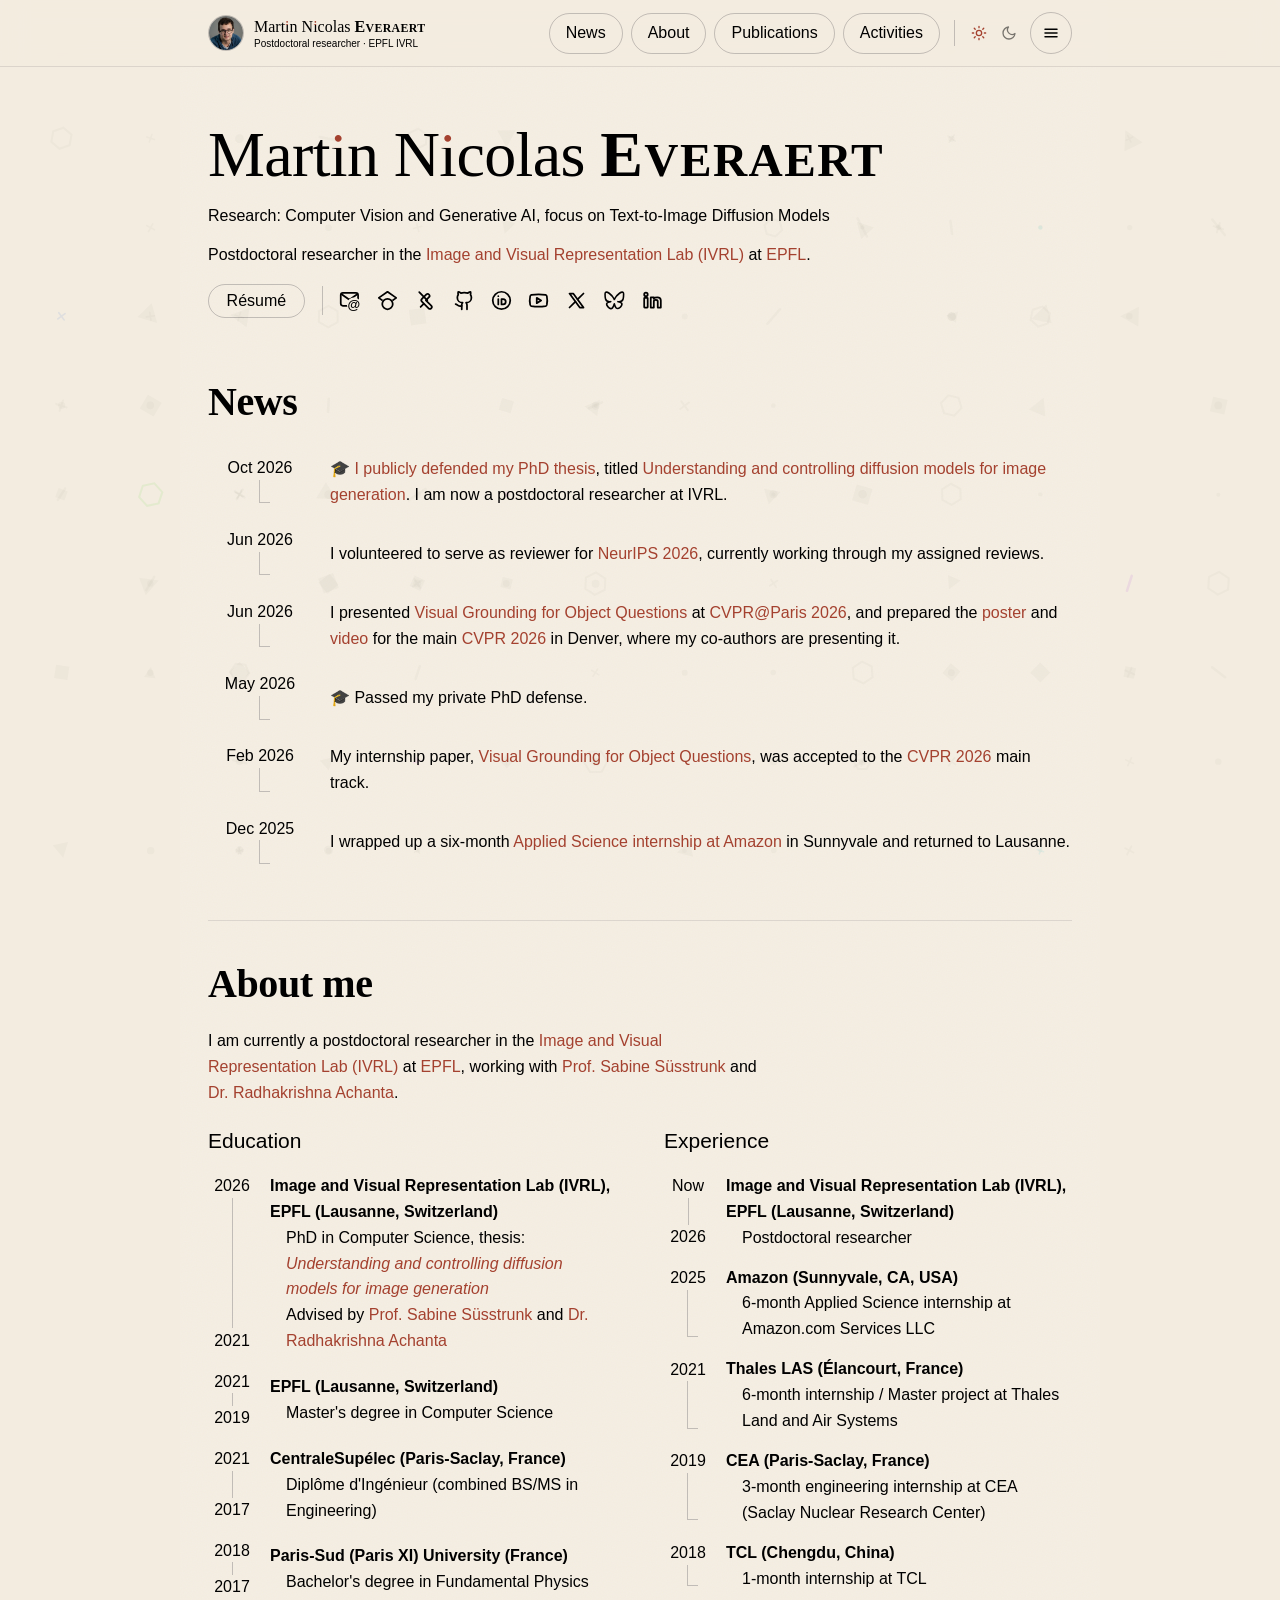
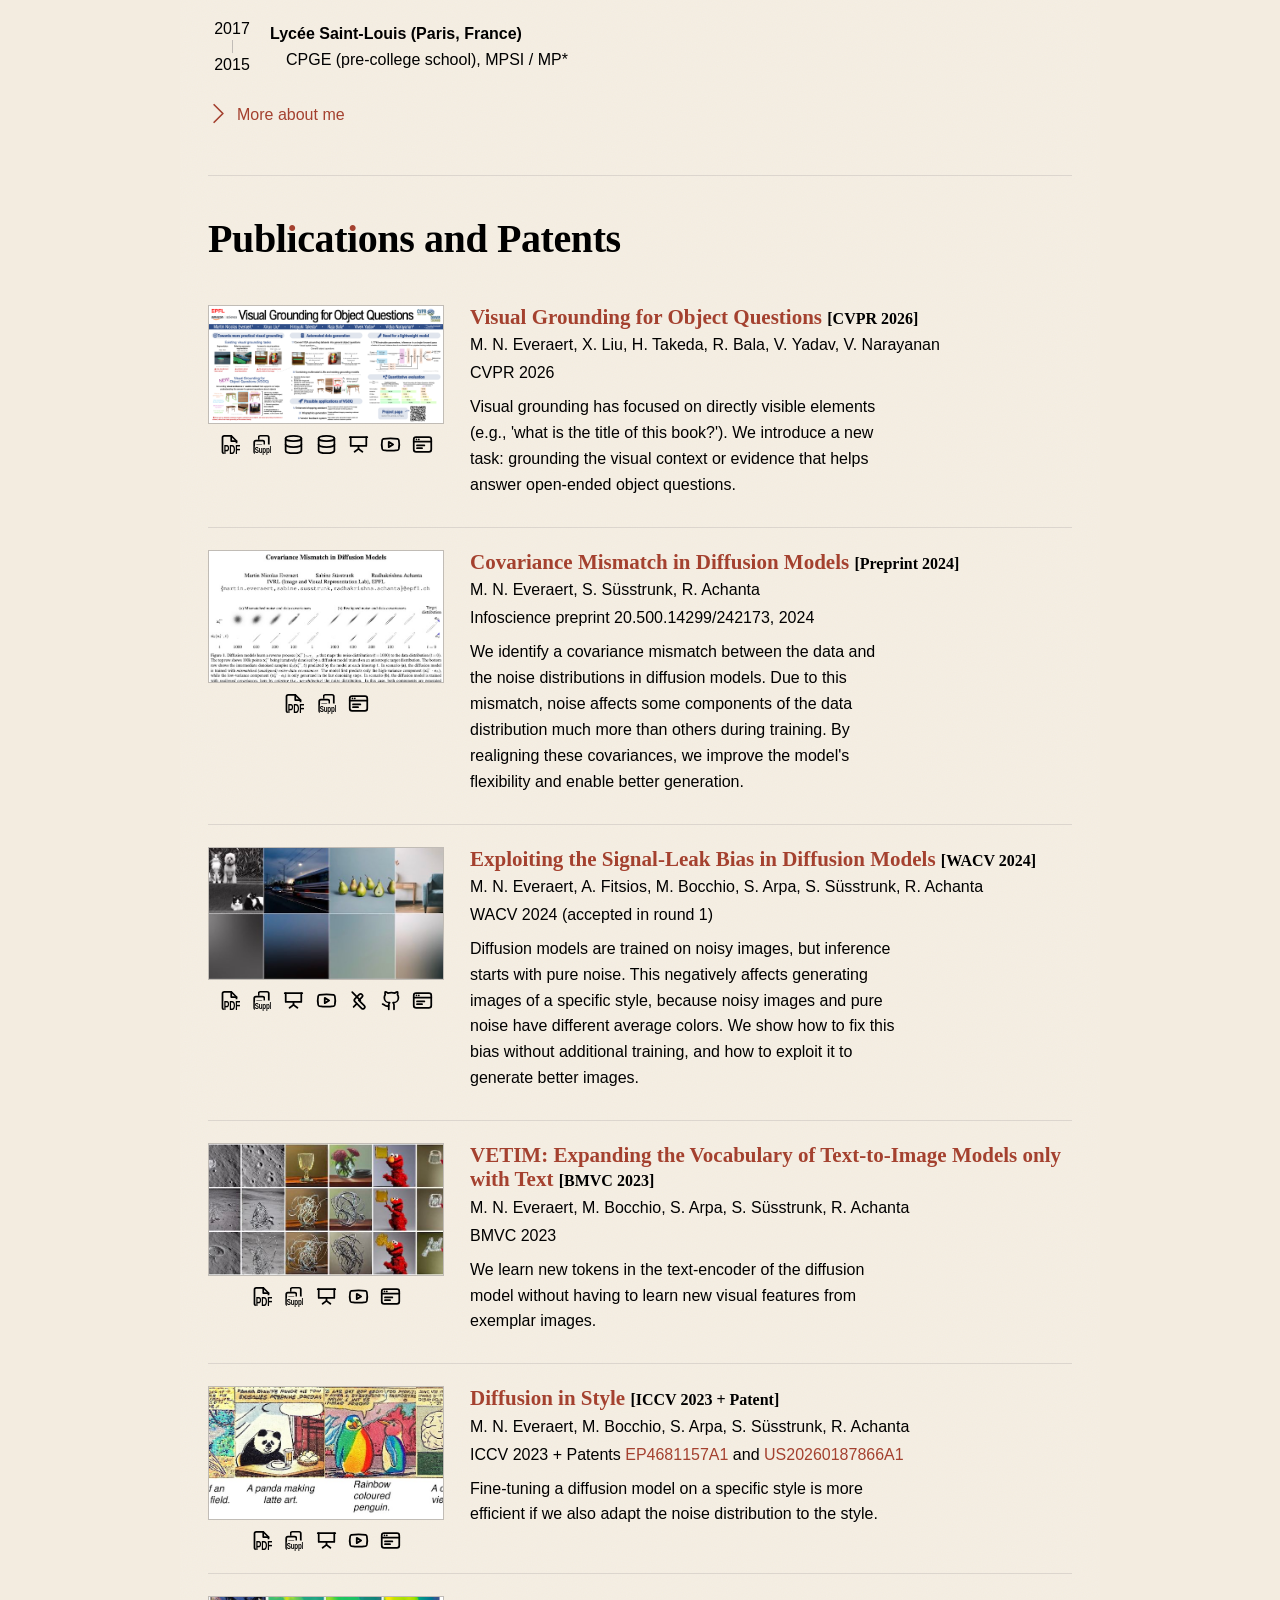
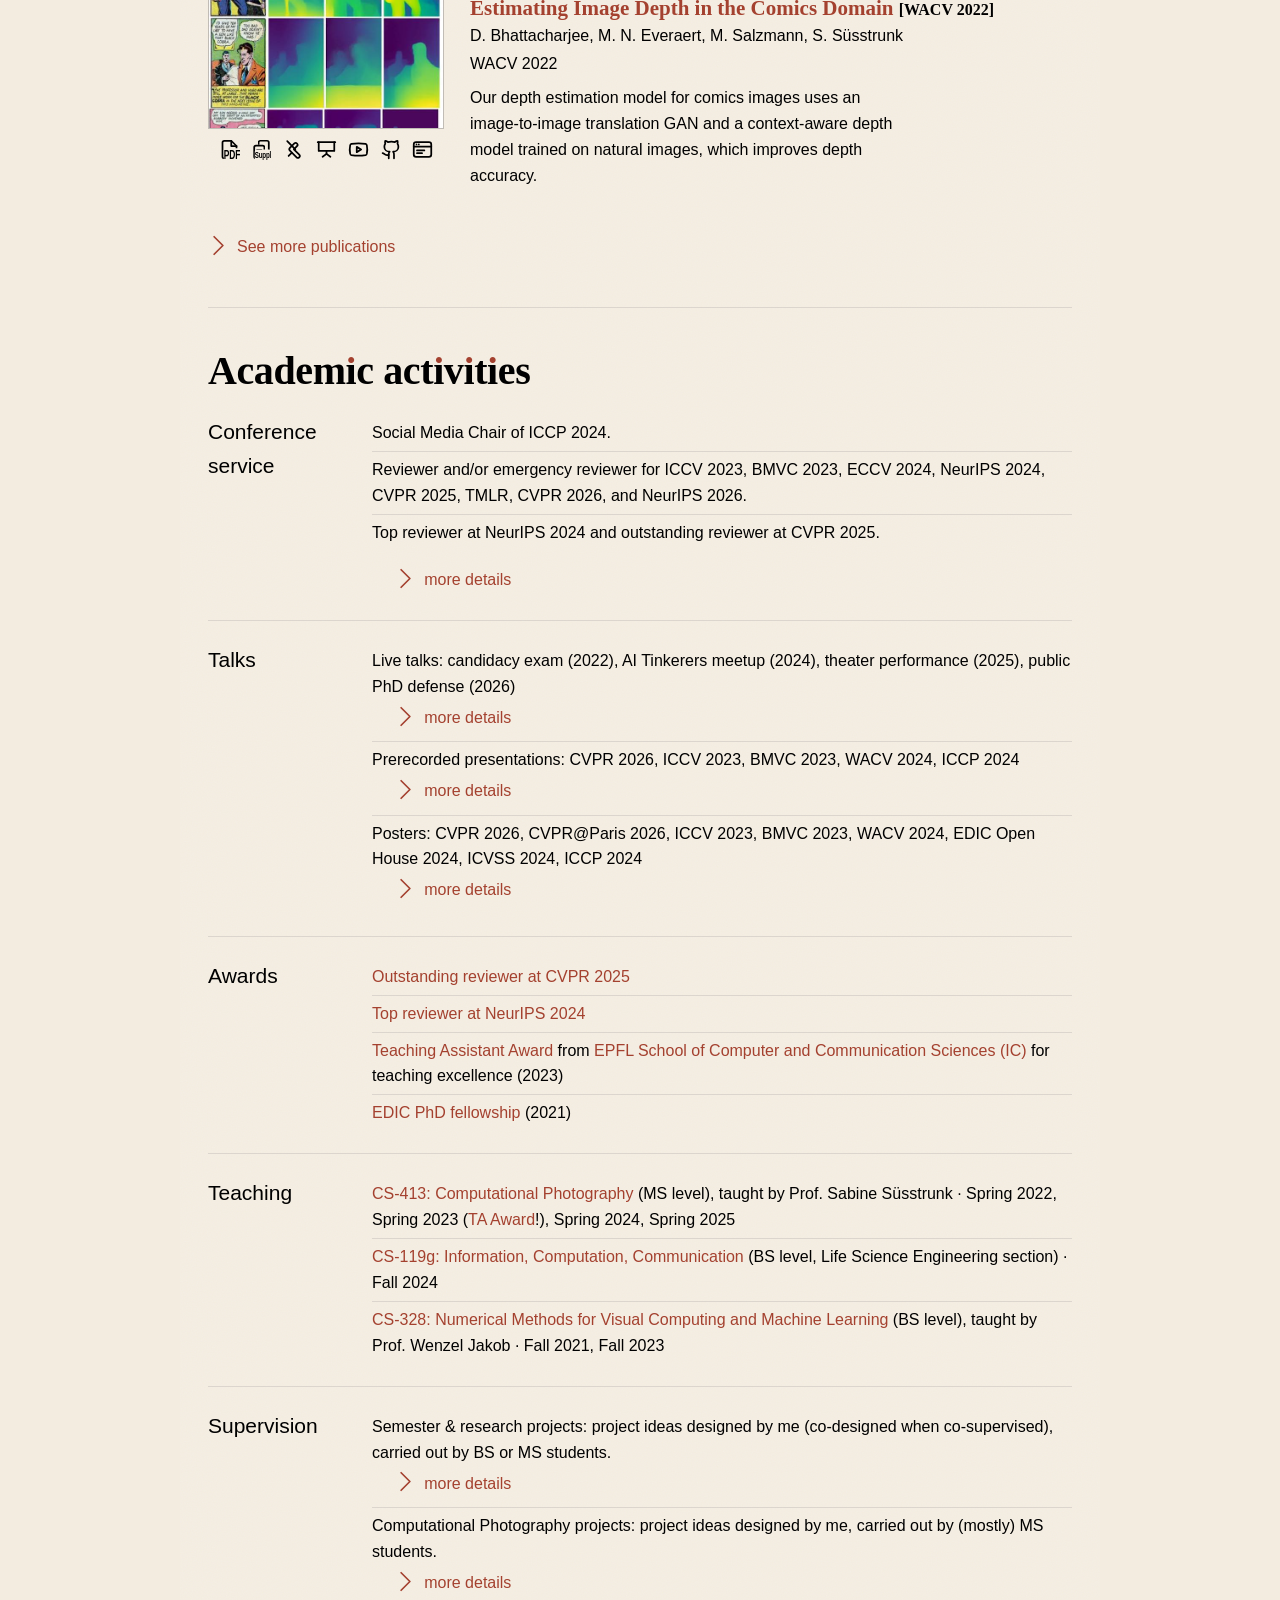
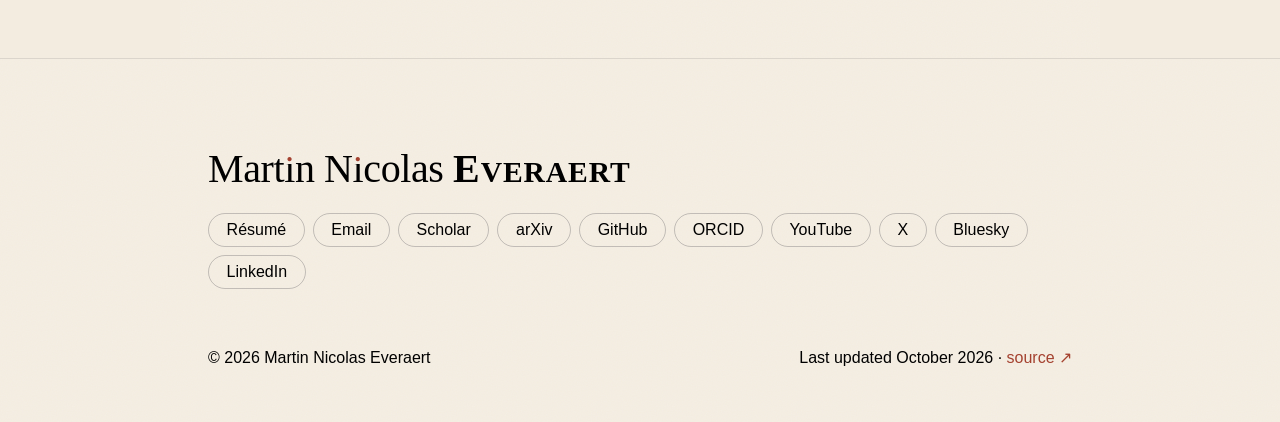
<file: home/index.html>
<html lang="en">
<head>
    <meta charset="utf-8"/>
    <meta http-equiv="refresh" content="0;url=https://martin-ev.github.io/"/>
    <link rel="canonical" href="https://martin-ev.github.io/"/>
    <title>Redirecting</title>
</head>
<body>
    <p>If you aren't automatically redirected 
    <a href="https://martin-ev.github.io/">click here</a>.</p>
</body>
</html>
</file>
<file: styles.css>
:root{
  --paper:#f3ece0;
  --ink:#000;
  --accent:#a4412f;
  --accent-deep:#7a302b;
  --rule:rgba(15,14,31,.10);
  --rule-strong:rgba(15,14,31,.22);
  --serif:'Fraunces',Georgia,serif;
  --sans:'Libre Franklin',-apple-system,BlinkMacSystemFont,sans-serif;
  --fs-small:.625rem;
  --fs-base:1rem;
  --fs-large:1.3125rem;
  --fs-display-lg:clamp(40px,5.8vw,64px);
  --grain:url("data:image/svg+xml,%3Csvg xmlns='http://www.w3.org/2000/svg' width='200' height='200'%3E%3Cfilter id='g'%3E%3CfeTurbulence type='fractalNoise' baseFrequency='0.8' numOctaves='2' stitchTiles='stitch'/%3E%3C/filter%3E%3Crect width='100%25' height='100%25' filter='url(%23g)'/%3E%3C/svg%3E");
}
[data-theme="dark"]{
  --paper:#17120f;
  --ink:#f3ece0;
  --accent:#cf6a4d;
  --accent-deep:#a8492f;
  --rule:rgba(243,236,224,.10);
  --rule-strong:rgba(243,236,224,.20);
}
*{box-sizing:border-box}
html{scroll-behavior:smooth;transition:background .3s ease;scroll-padding-top:50px}
body{
  margin:0;background-color:var(--paper);color:var(--ink);position:relative;
  font-family:var(--sans);font-size:16px;line-height:1.62;
  -webkit-font-smoothing:antialiased;overflow-x:hidden;
  transition:background .3s ease,color .3s ease;
}
body::before{
  content:"";position:absolute;top:0;left:50%;transform:translateX(-50%);
  width:min(100%,920px);height:100%;z-index:-1;pointer-events:none;
  opacity:.5;mix-blend-mode:soft-light;background-size:200px 200px;background-position:center top;
  background-image:var(--grain);
}
[data-theme="dark"] body::before{opacity:.32}
::selection{background:var(--accent);color:var(--paper)}
a{color:var(--accent);text-decoration:none}
a:hover{color:var(--accent-deep)}

.wrap{max-width:920px;margin:0 auto;padding:0 28px;position:relative;pointer-events:none}
.wrap>*{pointer-events:auto}

.topbar{position:sticky;top:0;z-index:30;
  background:color-mix(in srgb,var(--paper) 82%,transparent);
  backdrop-filter:blur(14px) saturate(1.1);-webkit-backdrop-filter:blur(14px) saturate(1.1);
  border-bottom:1px solid var(--rule)}
.bar-inner{display:flex;align-items:center;justify-content:space-between;gap:24px;padding:12px 28px;max-width:920px;margin:0 auto}
.identity{display:inline-flex;align-items:center;gap:10px;text-decoration:none;color:var(--ink)}
.identity-photo{width:36px;height:36px;border-radius:50%;object-fit:cover;border:1px solid var(--rule-strong);flex:none}
.identity-text{display:flex;flex-direction:column;line-height:1.12}
.identity-name{font-family:var(--serif);font-weight:600;font-size:var(--fs-base);color:var(--ink);}
.identity-role{font-size:var(--fs-small);color:var(--ink);margin-top:2px}
.identity:hover{color:var(--ink)}
.nav-inline{display:flex;align-items:center;gap:.5rem}
.navpill{display:inline-flex;align-items:center;gap:.45rem;padding:.42rem 1rem;border-radius:999px;font-size:var(--fs-base);font-weight:400;white-space:nowrap;transition:all .25s}
.navpill.ghost{color:var(--ink);border:1.5px solid var(--rule-strong)}
.navpill.ghost:hover{color:var(--accent);border-color:var(--accent)}
.navpill.primary{background:var(--accent);color:#fff;border:1.5px solid var(--accent)}
[data-theme="dark"] .navpill.primary{color:#000}
.navpill.primary:hover{background:var(--accent-deep);border-color:var(--accent-deep);transform:translateY(-1px)}
.theme-toggle{display:inline-flex;align-items:center;gap:.2rem;margin-left:.4rem;padding-left:.7rem;border-left:1px solid var(--rule-strong)}
.theme-toggle button{background:none;border:none;cursor:pointer;padding:5px;color:var(--ink);opacity:.5;display:inline-flex;transition:color .2s,opacity .2s}
.theme-toggle button.active{color:var(--accent);opacity:1}
.theme-toggle button:hover{color:var(--accent);opacity:1}
.theme-toggle .ci{width:16px;height:16px}
.bar-right{display:flex;align-items:center;gap:.5rem;position:relative}
.hamburger{display:inline-flex;background:none;border:1.5px solid var(--rule-strong);border-radius:999px;
  width:calc(2.46rem + 3px);height:calc(2.46rem + 3px);cursor:pointer;color:var(--ink);align-items:center;justify-content:center;transition:all .2s}
.hamburger:hover{color:var(--accent);border-color:var(--accent)}
.hamburger svg{width:18px;height:18px}
.hamburger svg line{transform-box:view-box;transform-origin:center;
  transition:transform .28s cubic-bezier(.2,.7,.2,1),opacity .18s ease}
.hamburger[aria-expanded="true"] svg line:nth-child(1){transform:rotate(45deg) translateY(5px)}
.hamburger[aria-expanded="true"] svg line:nth-child(2){opacity:0}
.hamburger[aria-expanded="true"] svg line:nth-child(3){transform:rotate(-45deg) translateY(-5px)}
.menu{position:absolute;top:calc(100% + 10px);right:0;display:flex;flex-direction:column;align-items:stretch;gap:.55rem;
  background:color-mix(in srgb,var(--paper) 95%,transparent);backdrop-filter:blur(16px);-webkit-backdrop-filter:blur(16px);
  border:1px solid var(--rule-strong);padding:16px;min-width:232px;
  max-height:calc(100vh - 80px);max-height:calc(100dvh - 80px);
  overflow-y:auto;overscroll-behavior:contain;-webkit-overflow-scrolling:touch;
  z-index:40;
  transform-origin:top right;opacity:0;visibility:hidden;transform:translateY(-10px) scale(.96);pointer-events:none;
  transition:opacity .22s ease,transform .26s cubic-bezier(.2,.7,.2,1),visibility .22s}
.menu.open{opacity:1;visibility:visible;transform:none;pointer-events:auto}
.menu .navpill{justify-content:flex-start;width:100%}
.menu .theme-toggle{margin-left:0;padding-left:0;border-left:none}
.menu-sep{height:1px;background:var(--rule);margin:.3rem 0 .1rem}
.menu-label{display:block;font-family:var(--sans);font-size:var(--fs-small);
  text-transform:uppercase;color:var(--ink);margin:.2rem 2px -.05rem}
.identity-name,.identity-role{white-space:nowrap}
[data-collapse].collapsed{display:none}
.bar-inner.measuring .identity,.bar-inner.measuring .bar-right{flex:0 0 auto}
.bar-inner.identity-wrap .identity,.bar-inner.identity-wrap .identity-text{min-width:0}
.bar-inner.identity-wrap .identity-name,.bar-inner.identity-wrap .identity-role{white-space:normal}

.intro{position:relative;z-index:2;padding:56px 0 6px;color:var(--ink)}
.intro > div{max-width:680px}
.intro h1{font-family:var(--serif);font-weight:600;font-size:var(--fs-display-lg);line-height:1;letter-spacing:-.01em;margin:0 0 18px;color:var(--ink)}
.intro .role{font-family:var(--sans);font-style:normal;font-size:var(--fs-base);line-height:1.4;color:var(--ink);margin:0 0 14px}
.intro p{margin:0 0 14px;color:var(--ink)}
.intro a.inline-link{color:var(--accent);border-bottom:1px solid transparent;transition:border-color .2s}
.intro a.inline-link:hover{border-bottom-color:var(--accent)}
.intro .cv-pill{display:inline-flex;align-items:center;gap:.5rem;padding:.5rem 1.1rem;border-radius:999px;background:none;color:var(--ink);border:1.5px solid var(--rule-strong);font-weight:400;font-size:var(--fs-base);line-height:1;transition:color .2s,border-color .2s}
.intro .cv-pill:hover{color:var(--accent);border-color:var(--accent)}
.intro .links{font-size:var(--fs-large);margin-top:16px;display:flex;flex-wrap:wrap;gap:.7rem 1.05rem;align-items:center}
.intro .social{display:inline-flex;flex-wrap:wrap;align-items:center;gap:.7rem 1.05rem}
.intro .links-sep{width:1px;align-self:stretch;margin:.15rem 0;background:var(--rule-strong)}
@media(max-width:680px){
  .intro .social{flex-basis:100%}
  .intro .links-sep{display:none}
}
.intro .links a:not(.cv-pill){color:var(--ink);line-height:1;transition:color .2s,transform .2s}
.intro .links a i{margin:0}
.intro .links a:not(.cv-pill):hover{color:var(--accent);transform:translateY(-2px)}
@media(max-width:560px){.intro{padding-top:36px}}

.block{padding:42px 0;position:relative;z-index:2}
.block + .block > h2{position:relative}
.block + .block > h2::before{content:"";position:absolute;left:0;right:0;top:-42px;border-top:1px solid var(--rule);pointer-events:none}
h2{font-family:var(--serif);font-weight:600;font-size:2.5rem;line-height:1.1;letter-spacing:-.01em;margin:0 0 22px;color:var(--ink)}
h2 em{font-style:normal;color:inherit}

.news .item{display:grid;grid-template-columns:104px 1fr;gap:18px;padding:9px 0;align-items:center}
.news .date{align-self:stretch;font-size:var(--fs-base);color:var(--ink);font-weight:400;font-variant-numeric:tabular-nums;line-height:1.08;padding-top:.28em;padding-bottom:.34em;
  display:flex;flex-direction:column;align-items:center}
.news .date::after{content:"";flex:1;min-height:1.42em;width:.6em;margin:.2em 0 0 calc(.6em - 1px);border-left:1px solid var(--rule-strong);border-bottom:1px solid var(--rule-strong)}
.news .item p{margin:0}
@media(max-width:560px){.news .item{grid-template-columns:80px 1fr;gap:12px}}

.pub{display:grid;grid-template-columns:236px 1fr;gap:26px;padding:22px 0;border-top:1px solid var(--rule);align-items:start}
#pubs h2 + .pub{border-top:none}
.more-body .pub:first-of-type{border-top:none}
.pub .media{width:236px;display:flex;flex-direction:column;gap:10px}
.pub .media .thumb{display:block;border:1px solid var(--rule-strong)}
.pub .media .thumb img{display:block;width:100%;height:auto}
.pub .media .links{display:flex;flex-wrap:wrap;gap:.7rem;justify-content:center;align-items:center}
.pub .media .links a{color:var(--ink);font-size:var(--fs-large);line-height:1;transition:color .2s,transform .2s}
.pub .media .links a:hover{color:var(--accent);transform:translateY(-2px)}
.pub .pub-title{font-family:var(--serif);font-weight:600;font-size:var(--fs-large);line-height:1.16;margin-bottom:3px}
.pub .pub-title a{color:var(--accent)}
.pub .pub-title a:hover{color:var(--accent-deep)}
.pub .venue-tag{font-style:normal;font-family:var(--serif);color:var(--ink);font-size:var(--fs-base)}
.pub .authors{font-size:var(--fs-base);color:var(--ink);margin:2px 0}
.pub .authors .author-self{color:inherit;font-weight:400}
.pub .venue{font-style:normal;color:var(--ink);font-size:var(--fs-base)}
.pub .desc{font-size:var(--fs-base);color:var(--ink);margin:8px 0 7px;max-width:48ch}
.pub .note{font-size:var(--fs-base);color:var(--ink);text-align:right;margin-top:4px}
@media(max-width:560px){.pub{grid-template-columns:1fr}.pub .media{width:200px}}

.act{display:grid;grid-template-columns:140px 1fr;gap:0 0}
.act .act-group{font-family:var(--sans);font-style:normal;font-size:var(--fs-large);color:var(--ink);padding-top:2px}
.act .act-body{font-size:var(--fs-base);color:var(--ink);padding-left:24px}
.act>.act-group,.act>.act-body{border-top:1px solid var(--rule);margin-top:22px;padding-top:22px}
.act>.act-group:first-child,.act>.act-body:nth-child(2){border-top:none;margin-top:0;padding-top:0}
@media(max-width:560px){.act{grid-template-columns:1fr;gap:4px 0}.act>.act-body{border-top:none;margin-top:0;padding-top:0;padding-left:0}.act>.act-group{padding-top:18px}.act>.act-group:first-child{padding-top:0}}

.about-lead{font-family:var(--sans);font-weight:400;font-size:var(--fs-base);line-height:1.62;
  color:var(--ink);max-width:62ch;margin:0 0 18px;}
.about-p{color:var(--ink);max-width:62ch;margin:0 0 30px}
.cv-cols{display:grid;grid-template-columns:1fr 1fr;gap:30px 48px}
.cv-cols h3{font-family:var(--sans);font-style:normal;font-weight:400;font-size:var(--fs-large);color:var(--ink);margin:0 0 8px}
.cv-row{display:grid;grid-template-columns:48px 1fr;gap:14px;padding:7px 0;align-items:center;font-size:var(--fs-base)}
.cv-row .cv-year{display:flex;flex-direction:column;align-self:stretch;align-items:center;justify-content:space-between;line-height:1.08;padding-top:.28em;padding-bottom:.34em;
  color:var(--ink);font-weight:400;font-variant-numeric:tabular-nums;white-space:nowrap}
.cv-row .cv-year .yr-from{flex:1;display:flex;flex-direction:column;align-items:center}
.cv-row .cv-year .yr-from::before{content:"";flex:1;min-height:.8em;width:0;margin:.2em 0;border-left:1px solid var(--rule-strong)}
.cv-row .cv-year:not(:has(.yr-from))::after{content:"";flex:1;min-height:.8em;width:.6em;margin:.2em 0 0 calc(.6em - 1px);border-left:1px solid var(--rule-strong);border-bottom:1px solid var(--rule-strong)}
.cv-row .cv-detail{color:var(--ink);padding-left:1em}
.cv-row .cv-detail strong{color:var(--ink);display:block;margin-left:-1em}
.cv-row .cv-detail strong+br{display:none}
@media(max-width:560px){.cv-cols{grid-template-columns:1fr;gap:24px}}

.more{margin-top:16px}
.record-list .more{margin-top:5px}
.more>summary{cursor:pointer;list-style:none;display:inline-flex;align-items:center;gap:.5rem;
  font-size:var(--fs-base);font-weight:400;color:var(--accent);user-select:none}
.more>summary::-webkit-details-marker{display:none}
.more>summary:hover{color:var(--accent-deep)}
.more>summary .chev{display:inline-block;transition:transform .25s;font-size:var(--fs-large);line-height:1;position:relative;top:-.07em}
.more[open]>summary .chev{transform:rotate(90deg)}
.more-body{margin-top:12px;animation:fade .4s ease}
.act .more{margin-left:.45em;padding-left:15px;border-left:1.5px solid transparent}
.act .more[open]{border-left-color:var(--rule-strong)}
@keyframes fade{from{opacity:0;transform:translateY(-5px)}to{opacity:1;transform:none}}
.record-list{font-size:var(--fs-base);color:var(--ink)}
.record-list .entry{padding:5px 0;border-top:1px solid var(--rule)}
.record-list .entry:first-child{border-top:none}
.record-list .entry em{font-style:normal;color:var(--ink)}
.record-list .meta{color:var(--ink)}

footer{color:var(--ink);background:var(--paper);border-top:1px solid var(--rule);padding:clamp(50px,7vw,88px) 0 clamp(34px,4vw,56px);position:relative;z-index:0;margin-top:10px;overflow:hidden}
footer::after{content:"";position:absolute;inset:0;z-index:0;pointer-events:none;opacity:.5;mix-blend-mode:soft-light;background-size:200px 200px;background-image:var(--grain)}
[data-theme="dark"] footer::after{opacity:.32}
footer .wrap{z-index:1}
footer .fname{font-family:var(--serif);font-weight:600;font-size:2.5rem;line-height:1.1;letter-spacing:-.01em;color:var(--ink)}
footer .frow{display:flex;justify-content:space-between;align-items:flex-end;flex-wrap:wrap;gap:18px 32px;margin-top:22px}
footer .flinks{display:flex;flex-wrap:wrap;gap:8px}
footer .flinks a{display:inline-flex;align-items:center;gap:.5rem;padding:.5rem 1.1rem;border-radius:999px;background:none;color:var(--ink);border:1.5px solid var(--rule-strong);font-weight:400;font-size:var(--fs-base);line-height:1;transition:color .2s,border-color .2s}
footer .flinks a:hover{color:var(--accent);border-color:var(--accent)}
footer .colophon{margin-top:38px;padding-top:18px;display:flex;justify-content:space-between;gap:14px 28px;flex-wrap:wrap;font-family:var(--sans);font-size:var(--fs-base);color:var(--ink)}
footer .colophon em{font-style:normal;color:var(--ink)}
footer .colophon a{color:var(--accent);border-bottom:1px solid transparent;transition:border-color .2s}
footer .colophon a:hover{color:var(--accent);border-bottom-color:var(--accent)}

/* name: light, high-contrast and wonky; surname in hand-drawn small caps (Fraunces has none) */
.intro h1,.identity-name,footer .fname{font-weight:530;font-variation-settings:'opsz' 144,'WONK' 1}
.smallcaps{display:inline-block;text-transform:uppercase;font-size:.74em;font-weight:590;letter-spacing:.03em;font-variation-settings:'WONK' 0,'opsz' 144}
.smallcaps::first-letter{font-size:1.3514em;font-weight:550}
.identity-name .smallcaps{font-variation-settings:'WONK' 0}
/* accent-colored dot on the i: the colour switches in the gap between dot and stem (40.35% down at opsz 144, 37.5% at opsz 40) */
/* the real i keeps only its stem; an overlaid copy keeps only the dot, so the dot can hop on its own */
.idot{--isplit:40.35%;position:relative;color:transparent;background:linear-gradient(transparent var(--isplit),var(--ink) var(--isplit));-webkit-background-clip:text;background-clip:text}
h2 .idot{--isplit:37.5%}
.idot::after{content:"i";content:"i"/"";position:absolute;inset:0;line-height:normal;user-select:none;pointer-events:none;
  background:linear-gradient(var(--accent) var(--isplit),transparent var(--isplit));-webkit-background-clip:text;background-clip:text;transform-origin:50% 40%}
.hop .idot::after{animation:hop .9s calc(var(--n,0)*.12s) both}
/* the o of "About" and the s of "News" turn red and do a half turn about their centre (.234em above the baseline at opsz 40) */
/* --k (0 or 1, flipped by script.js before each turn) is the resting half turn, so each turn starts where the last one stopped */
.spin{display:inline-block;line-height:1;transform-origin:50% .63em;transform:rotate(calc(var(--k,0)*180deg))}
.hop .spin{animation:spin 1.8s both}
@keyframes spin{
  0%{transform:rotate(calc(var(--k,0)*180deg - 180deg))}
  15%{color:var(--accent);transform:rotate(calc(var(--k,0)*180deg - 180deg));animation-timing-function:cubic-bezier(.5,-.3,.3,1.4)}
  70%{color:var(--accent);transform:rotate(calc(var(--k,0)*180deg))}
  to{color:var(--ink);transform:rotate(calc(var(--k,0)*180deg))}
}
@keyframes hop{
  20%{transform:translateY(-.3em) scale(.85,1.15)}
  40%{transform:translateY(-.42em)}
  60%{transform:translateY(0) scale(1.3,.7)}
  72%{transform:translateY(-.07em) scale(.95,1.05)}
  85%{transform:none}
}

/* 404 page */
.notfound{text-align:center;padding:clamp(64px,14vh,140px) 0}
.notfound .nf-code{font-family:var(--serif);font-weight:600;line-height:.9;margin:0;
  font-size:clamp(96px,22vw,200px);color:var(--accent)}
.notfound .nf-role{font-family:var(--serif);font-weight:600;font-size:clamp(24px,4vw,34px);
  margin:.1em 0 .55em;color:var(--ink)}
.notfound .nf-msg{max-width:46ch;margin:0 auto 30px;color:var(--ink)}
</file>
<file: icons.css>
.ci{display:inline-block;width:1em;height:1em;background-color:currentColor;
  vertical-align:-.125em;
  -webkit-mask:var(--ci) center/contain no-repeat;mask:var(--ci) center/contain no-repeat}
.ci-email{--ci:url("data:image/svg+xml,%3Csvg xmlns=%22http://www.w3.org/2000/svg%22 viewBox=%220 0 24 24%22 fill=%22none%22 stroke=%22currentColor%22 stroke-width=%222%22 stroke-linecap=%22round%22 stroke-linejoin=%22round%22%3E%3Cg transform=%22translate(0.02 -1.267) scale(0.99)%22 stroke-width=%222.02%22%3E%3Cmask id=%22env-cut%22%3E%3Crect x=%22-5%22 y=%22-5%22 width=%2240%22 height=%2240%22 fill=%22%23fff%22/%3E%3Ccircle cx=%2217.2%22 cy=%2218%22 r=%227.1%22 fill=%22%23000%22/%3E%3C/mask%3E%3Cg mask=%22url(%23env-cut)%22%3E%3Crect x=%222%22 y=%224.5%22 width=%2220%22 height=%2215%22 rx=%222.5%22/%3E%3Cpath d=%22M3 6.2 12 12.6 21 6.2%22/%3E%3C/g%3E%3Ctext x=%2217.2%22 y=%2218%22 text-anchor=%22middle%22 dominant-baseline=%22central%22 font-family=%22Helvetica,Arial,sans-serif%22 font-size=%2215%22 font-weight=%22600%22 fill=%22currentColor%22 stroke=%22none%22%3E@%3C/text%3E%3C/g%3E%3C/svg%3E")}
.ci-project{--ci:url("data:image/svg+xml,%3Csvg xmlns=%22http://www.w3.org/2000/svg%22 viewBox=%220 0 24 24%22 fill=%22none%22 stroke=%22currentColor%22 stroke-width=%222%22 stroke-linecap=%22round%22 stroke-linejoin=%22round%22%3E%3Cg transform=%22translate(-0.632 -0.632) scale(1.053)%22 stroke-width=%221.9%22%3E%3Crect x=%222.5%22 y=%224%22 width=%2219%22 height=%2216%22 rx=%222.5%22/%3E%3Cpath d=%22M2.5 9h19%22/%3E%3Cpath d=%22M5.5 6.5h.01%22/%3E%3Cpath d=%22M8 6.5h.01%22/%3E%3Cpath d=%22M6 13h8%22/%3E%3Cpath d=%22M6 16h5.5%22/%3E%3C/g%3E%3C/svg%3E")}
.ci-poster{--ci:url("data:image/svg+xml,%3Csvg xmlns=%22http://www.w3.org/2000/svg%22 viewBox=%220 0 24 24%22 fill=%22none%22 stroke=%22currentColor%22 stroke-width=%222%22 stroke-linecap=%22round%22 stroke-linejoin=%22round%22%3E%3Cg transform=%22translate(-1.333 -0.778) scale(1.111)%22 stroke-width=%221.8%22%3E%3Cpath d=%22M3 4h18%22/%3E%3Cpath d=%22M4 4v9h16V4%22/%3E%3Cpath d=%22M12 13v3%22/%3E%3Cpath d=%22M8 19l4-3 4 3%22/%3E%3C/g%3E%3C/svg%3E")}
.ci-dataset{--ci:url("data:image/svg+xml,%3Csvg xmlns=%22http://www.w3.org/2000/svg%22 viewBox=%220 0 24 24%22 fill=%22none%22 stroke=%22currentColor%22 stroke-width=%222%22 stroke-linecap=%22round%22 stroke-linejoin=%22round%22%3E%3Cellipse cx=%2212%22 cy=%225%22 rx=%229%22 ry=%223%22/%3E%3Cpath d=%22M3 5v14a9 3 0 0 0 18 0V5%22/%3E%3Cpath d=%22M3 12a9 3 0 0 0 18 0%22/%3E%3C/svg%3E")}
.ci-event{--ci:url("data:image/svg+xml,%3Csvg xmlns=%22http://www.w3.org/2000/svg%22 viewBox=%220 0 24 24%22 fill=%22none%22 stroke=%22currentColor%22 stroke-width=%222%22 stroke-linecap=%22round%22 stroke-linejoin=%22round%22%3E%3Cg transform=%22translate(-0.632 -0.105) scale(1.053)%22 stroke-width=%221.9%22%3E%3Crect x=%223%22 y=%224%22 width=%2218%22 height=%2217%22 rx=%222%22/%3E%3Cpath d=%22M8 2v4%22/%3E%3Cpath d=%22M16 2v4%22/%3E%3Cpath d=%22M3 9h18%22/%3E%3Cpath d=%22M7.5 13.5h.01%22/%3E%3Cpath d=%22M12 13.5h.01%22/%3E%3Cpath d=%22M16.5 13.5h.01%22/%3E%3Cpath d=%22M7.5 17.5h.01%22/%3E%3Cpath d=%22M12 17.5h.01%22/%3E%3Cpath d=%22M16.5 17.5h.01%22/%3E%3C/g%3E%3C/svg%3E")}
.ci-pdf{--ci:url("data:image/svg+xml,%3Csvg xmlns=%22http://www.w3.org/2000/svg%22 viewBox=%220 0 24 24%22 fill=%22none%22 stroke=%22currentColor%22 stroke-width=%222%22 stroke-linecap=%22round%22 stroke-linejoin=%22round%22%3E%3Cmask id=%22pdf-cut%22%3E%3Crect width=%2224%22 height=%2224%22 fill=%22%23fff%22/%3E%3Crect x=%226.5%22 y=%2211.5%22 width=%2216.7%22 height=%2212%22 rx=%221.2%22 fill=%22%23000%22/%3E%3C/mask%3E%3Cg mask=%22url(%23pdf-cut)%22%3E%3Cpath d=%22M14 2H6a2 2 0 0 0-2 2v16a2 2 0 0 0 2 2h12a2 2 0 0 0 2-2V8z%22/%3E%3Cpath d=%22M14 2v6h6%22/%3E%3C/g%3E%3Cg%3E%3Ctext x=%2214.85%22 y=%2217.5%22 text-anchor=%22middle%22 dominant-baseline=%22central%22 transform=%22translate(14.85 17.5) scale(0.74 1.15) translate(-14.85 -17.5)%22 font-family=%22'Arial Narrow','Helvetica Neue Condensed',Helvetica,Arial,sans-serif%22 font-stretch=%22condensed%22 font-size=%2213%22 font-weight=%22700%22 letter-spacing=%22-0.2%22 fill=%22currentColor%22 stroke=%22none%22%3EPDF%3C/text%3E%3C/g%3E%3C/svg%3E")}
.ci-suppl{--ci:url("data:image/svg+xml,%3Csvg xmlns=%22http://www.w3.org/2000/svg%22 viewBox=%220 0 24 24%22 fill=%22none%22 stroke=%22currentColor%22 stroke-width=%222%22 stroke-linecap=%22round%22 stroke-linejoin=%22round%22%3E%3Cg transform=%22translate(-1.333 -1.333) scale(1.111)%22 stroke-width=%221.8%22%3E%3Cmask id=%22zip-cutA%22%3E%3Crect x=%22-5%22 y=%22-5%22 width=%2240%22 height=%2240%22 fill=%22%23fff%22/%3E%3Crect x=%224.5%22 y=%228%22 width=%2210.5%22 height=%2213%22 rx=%221.8%22 fill=%22%23000%22/%3E%3Crect x=%226%22 y=%2213%22 width=%2215%22 height=%229.5%22 rx=%221%22 fill=%22%23000%22/%3E%3C/mask%3E%3Cmask id=%22zip-cutB%22%3E%3Crect x=%22-5%22 y=%22-5%22 width=%2240%22 height=%2240%22 fill=%22%23fff%22/%3E%3Crect x=%226%22 y=%2213%22 width=%2215%22 height=%229.5%22 rx=%221%22 fill=%22%23000%22/%3E%3C/mask%3E%3Crect x=%229%22 y=%223%22 width=%2210.5%22 height=%2213%22 rx=%221.8%22 mask=%22url(%23zip-cutA)%22/%3E%3Cg mask=%22url(%23zip-cutB)%22%3E%3Crect x=%224.5%22 y=%228%22 width=%2210.5%22 height=%2213%22 rx=%221.8%22 style=%22fill:none%22/%3E%3Cpath d=%22M7.5 12.5h4.5%22/%3E%3Cpath d=%22M7.5 15.5h4.5%22/%3E%3C/g%3E%3Ctext x=%2213.5%22 y=%2217.75%22 text-anchor=%22middle%22 dominant-baseline=%22central%22 transform=%22translate(13.5 17.75) scale(0.8 1.25) translate(-13.5 -17.75)%22 font-family=%22'Arial Narrow','Helvetica Neue Condensed',Helvetica,Arial,sans-serif%22 font-stretch=%22condensed%22 font-size=%228%22 font-weight=%22700%22 letter-spacing=%22-0.2%22 fill=%22currentColor%22 stroke=%22none%22%3ESuppl%3C/text%3E%3C/g%3E%3C/svg%3E")}
.ci-slides{--ci:url("data:image/svg+xml,%3Csvg xmlns=%22http://www.w3.org/2000/svg%22 viewBox=%220 0 24 24%22 fill=%22none%22 stroke=%22currentColor%22 stroke-width=%222%22 stroke-linecap=%22round%22 stroke-linejoin=%22round%22%3E%3Cmask id=%22ppt-cut%22%3E%3Crect width=%2224%22 height=%2224%22 fill=%22%23fff%22/%3E%3Crect x=%229.5%22 y=%2210.15%22 width=%228.5%22 height=%2213.7%22 rx=%221.2%22 fill=%22%23000%22/%3E%3C/mask%3E%3Cg mask=%22url(%23ppt-cut)%22%3E%3Cpath d=%22M14 2H6a2 2 0 0 0-2 2v16a2 2 0 0 0 2 2h12a2 2 0 0 0 2-2V8z%22/%3E%3Cpath d=%22M14 2v6h6%22/%3E%3C/g%3E%3Cg%3E%3Ctext x=%2213.75%22 y=%2217%22 text-anchor=%22middle%22 dominant-baseline=%22central%22 transform=%22translate(13.75 17) scale(0.76 1.1) translate(-13.75 -17)%22 font-family=%22'Arial Narrow','Helvetica Neue Condensed',Helvetica,Arial,sans-serif%22 font-stretch=%22condensed%22 font-size=%2216%22 font-weight=%22700%22 letter-spacing=%22-0.2%22 fill=%22currentColor%22 stroke=%22none%22%3EP%3C/text%3E%3C/g%3E%3C/svg%3E")}
.ci-youtube{--ci:url("data:image/svg+xml,%3Csvg xmlns=%22http://www.w3.org/2000/svg%22 viewBox=%220 0 24 24%22 fill=%22none%22 stroke=%22currentColor%22 stroke-width=%222%22 stroke-linecap=%22round%22 stroke-linejoin=%22round%22%3E%3Cpath d=%22M2.5 17a24.12 24.12 0 0 1 0-10 2 2 0 0 1 1.4-1.4 49.56 49.56 0 0 1 16.2 0A2 2 0 0 1 21.5 7a24.12 24.12 0 0 1 0 10 2 2 0 0 1-1.4 1.4 49.55 49.55 0 0 1-16.2 0A2 2 0 0 1 2.5 17%22/%3E%3Cpath d=%22m10 15 5-3-5-3z%22/%3E%3C/svg%3E")}
.ci-github{--ci:url("data:image/svg+xml,%3Csvg xmlns=%22http://www.w3.org/2000/svg%22 viewBox=%220 0 24 24%22 fill=%22none%22 stroke=%22currentColor%22 stroke-width=%222%22 stroke-linecap=%22round%22 stroke-linejoin=%22round%22%3E%3Cg transform=%22translate(0.994 0.0) scale(1.0)%22 stroke-width=%222.0%22%3E%3Cpath d=%22M15 22v-4a4.8 4.8 0 0 0-1-3.5c3 0 6-2 6-5.5.08-1.25-.27-2.48-1-3.5.28-1.15.28-2.35 0-3.5 0 0-1 0-3 1.5-2.64-.5-5.36-.5-8 0C6 2 5 2 5 2c-.3 1.15-.3 2.35 0 3.5A5.4 5.4 0 0 0 4 9c0 3.5 3 5.5 6 5.5-.39.49-.68 1.05-.85 1.65-.17.6-.22 1.23-.15 1.85v4%22/%3E%3Cpath d=%22M9 18c-4.51 2-5-2-7-2%22/%3E%3C/g%3E%3C/svg%3E")}
.ci-twitter{--ci:url("data:image/svg+xml,%3Csvg xmlns=%22http://www.w3.org/2000/svg%22 viewBox=%220 0 24 24%22 fill=%22none%22 stroke=%22currentColor%22 stroke-width=%222%22 stroke-linecap=%22round%22 stroke-linejoin=%22round%22%3E%3Cpath d=%22M4 4l11.733 16h4.267l-11.733 -16z%22/%3E%3Cpath d=%22M4 20l6.768 -6.768m2.46 -2.46l6.772 -6.772%22/%3E%3C/svg%3E")}
.ci-linkedin{--ci:url("data:image/svg+xml,%3Csvg xmlns=%22http://www.w3.org/2000/svg%22 viewBox=%220 0 24 24%22 fill=%22none%22 stroke=%22currentColor%22 stroke-width=%222%22 stroke-linecap=%22round%22 stroke-linejoin=%22round%22%3E%3Ccircle cx=%224.5%22 cy=%225%22 r=%222%22/%3E%3Crect x=%222.5%22 y=%229%22 width=%224%22 height=%2211%22 rx=%220.5%22/%3E%3Cpath d=%22M10 8.5 L10 20 L13.5 20 L13.5 13 Q13.5 11.3 15.75 11.3 Q18 11.3 18 13 L18 20 L21.5 20 L21.5 12 Q21.5 8.5 17.5 8.5 Q14.5 8.5 13.5 9.8 L13.5 8.5 Z%22/%3E%3C/svg%3E")}
.ci-bluesky{--ci:url("data:image/svg+xml,%3Csvg xmlns=%22http://www.w3.org/2000/svg%22 viewBox=%220 0 24 24%22 fill=%22none%22 stroke=%22currentColor%22 stroke-width=%222%22 stroke-linecap=%22round%22 stroke-linejoin=%22round%22%3E%3Cg transform=%22translate(12 12) scale(0.9) translate(-12 -12)%22%3E%3Cpath d=%22M12 10.8c-1.087 -2.114 -4.046 -6.053 -6.798 -7.995c-2.635 -1.862 -3.633 -1.539 -4.286 -1.24c-.755 .346 -.91 1.511 -.91 2.196c0 .685 .377 5.602 .622 6.423c.807 2.708 3.629 3.626 6.227 3.339c.132 -.02 .266 -.038 .402 -.054c-.139 .022 -.272 .04 -.402 .054c-3.806 .563 -7.187 1.95 -2.752 6.886c4.882 5.06 6.745 -1.116 7.685 -4.21c.94 3.094 2.04 9.046 7.685 4.21c4.153 -4.577 1.044 -6.323 -2.752 -6.886a7.04 7.04 0 0 1 -.402 -.054c.135 .017 .27 .035 .402 .054c2.598 .287 5.42 -.631 6.227 -3.339c.245 -.821 .622 -5.738 .622 -6.423c0 -.685 -.155 -1.85 -.91 -2.196c-.653 -.299 -1.651 -.622 -4.286 1.24c-2.752 1.942 -5.711 5.881 -6.798 7.995z%22/%3E%3C/g%3E%3C/svg%3E")}
.ci-scholar{--ci:url("data:image/svg+xml,%3Csvg xmlns=%22http://www.w3.org/2000/svg%22 viewBox=%220 0 24 24%22 fill=%22none%22 stroke=%22currentColor%22 stroke-width=%222%22 stroke-linecap=%22round%22 stroke-linejoin=%22round%22%3E%3Cmask id=%22gs-cut%22%3E%3Crect width=%2224%22 height=%2224%22 fill=%22%23fff%22/%3E%3Ccircle cx=%2212%22 cy=%2216%22 r=%226%22 fill=%22%23000%22/%3E%3C/mask%3E%3Cpath d=%22M2 9 12 2 22 9 12 16Z%22 mask=%22url(%23gs-cut)%22/%3E%3Ccircle cx=%2212%22 cy=%2216%22 r=%226%22/%3E%3C/svg%3E")}
.ci-arxiv{--ci:url("data:image/svg+xml,%3Csvg xmlns=%22http://www.w3.org/2000/svg%22 viewBox=%220 0 24 24%22 fill=%22none%22 stroke=%22currentColor%22 stroke-width=%222%22 stroke-linecap=%22round%22 stroke-linejoin=%22round%22%3E%3Cg transform=%22translate(12 12) scale(1.0615) translate(-12 -12)%22 stroke-width=%221.884%22%3E%3Cpath d=%22M6.75 18.95 10 15.7%22/%3E%3Cpath d=%22M18.1642 17.5358 12.3784 11.75 15.7642 8.3642 A2 2 0 0 0 12.9358 5.5358 L8.1358 10.3358 A2 2 0 0 0 8.1358 13.1642 L15.3358 20.3642 A2 2 0 0 0 18.1642 17.5358 Z%22/%3E%3Cline x1=%2213.95%22 y1=%2211.75%22 x2=%225.25%22 y2=%223.05%22/%3E%3C/g%3E%3C/svg%3E")}
.ci-orcid{--ci:url("data:image/svg+xml,%3Csvg xmlns=%22http://www.w3.org/2000/svg%22 viewBox=%220 0 24 24%22 fill=%22none%22 stroke=%22currentColor%22 stroke-width=%222%22 stroke-linecap=%22round%22 stroke-linejoin=%22round%22%3E%3Cg transform=%22translate(-1.333 -1.333) scale(1.111)%22 stroke-width=%221.8%22%3E%3Ccircle cx=%2212%22 cy=%2212%22 r=%229%22/%3E%3Cpath d=%22M8.7 10.5v5.5%22/%3E%3Cpath d=%22M8.7 7.6h.01%22/%3E%3Cpath d=%22M12 10.5h1.6a2.75 2.75 0 0 1 0 5.5H12z%22/%3E%3C/g%3E%3C/svg%3E")}
.ci-chevron{--ci:url("data:image/svg+xml,%3Csvg xmlns=%22http://www.w3.org/2000/svg%22 viewBox=%220 0 24 24%22 fill=%22none%22 stroke=%22currentColor%22 stroke-width=%222%22 stroke-linecap=%22round%22 stroke-linejoin=%22round%22%3E%3Cg transform=%22translate(-8.0 -8.0) scale(1.667)%22 stroke-width=%221.2%22%3E%3Cpath d=%22m9 6 6 6-6 6%22/%3E%3C/g%3E%3C/svg%3E")}
.ci-play{--ci:url("data:image/svg+xml,%3Csvg xmlns=%22http://www.w3.org/2000/svg%22 viewBox=%220 0 24 24%22 fill=%22none%22 stroke=%22currentColor%22 stroke-width=%222%22 stroke-linecap=%22round%22 stroke-linejoin=%22round%22%3E%3Cg transform=%22translate(-8.769 -6.462) scale(1.538)%22 stroke-width=%221.3%22%3E%3Cpath d=%22M8 5.5v13l11-6.5z%22/%3E%3C/g%3E%3C/svg%3E")}
.ci-pause{--ci:url("data:image/svg+xml,%3Csvg xmlns=%22http://www.w3.org/2000/svg%22 viewBox=%220 0 24 24%22 fill=%22none%22 stroke=%22currentColor%22 stroke-width=%222%22 stroke-linecap=%22round%22 stroke-linejoin=%22round%22%3E%3Cg transform=%22translate(-5.143 -5.143) scale(1.429)%22 stroke-width=%221.4%22%3E%3Crect x=%227%22 y=%225%22 width=%223.5%22 height=%2214%22 rx=%221.2%22/%3E%3Crect x=%2213.5%22 y=%225%22 width=%223.5%22 height=%2214%22 rx=%221.2%22/%3E%3C/g%3E%3C/svg%3E")}
.ci-sun{--ci:url("data:image/svg+xml,%3Csvg xmlns=%22http://www.w3.org/2000/svg%22 viewBox=%220 0 24 24%22 fill=%22none%22 stroke=%22currentColor%22 stroke-width=%222%22 stroke-linecap=%22round%22%3E%3Ccircle cx=%2212%22 cy=%2212%22 r=%224%22 /%3E%3Cpath d=%22M12 2v2M12 20v2M4.9 4.9l1.4 1.4M17.7 17.7l1.4 1.4M2 12h2M20 12h2M4.9 19.1l1.4-1.4M17.7 6.3l1.4-1.4%22 /%3E%3C/svg%3E")}
.ci-moon{--ci:url("data:image/svg+xml,%3Csvg xmlns=%22http://www.w3.org/2000/svg%22 viewBox=%220 0 24 24%22 fill=%22none%22 stroke=%22currentColor%22 stroke-width=%222%22 stroke-linecap=%22round%22 stroke-linejoin=%22round%22%3E%3Cpath d=%22M21 12.8A9 9 0 1 1 11.2 3a7 7 0 0 0 9.8 9.8z%22 /%3E%3C/svg%3E")}
</file>
<file: diffusion.css>
#field{position:fixed;inset:0;z-index:1;overflow:hidden;pointer-events:none}

.diffusion-timestep{display:inline-flex;align-items:center;gap:.5rem;padding:.42rem .9rem;border-radius:999px;
  font-size:var(--fs-base);font-weight:400;color:var(--ink);border:1.5px solid var(--rule-strong);
  background:none;cursor:pointer;transition:all .25s;font-variant-numeric:tabular-nums}
.diffusion-timestep:hover{color:var(--accent);border-color:var(--accent)}
.diffusion-timestep #playIcon{font-size:.95em}
.diffusion-timestep .diffusion-timestep-label{font-family:var(--sans);font-size:var(--fs-base)}
.diffusion-timestep #tval{display:inline-block;min-width:2.4ch;text-align:right}
.diffusion-timestep.active{color:var(--accent);border-color:var(--accent)}
.menu .diffusion-timestep{width:100%;justify-content:flex-start}

body.zen .wrap, body.zen footer, body.zen::before{visibility:hidden}
body.zen .identity{opacity:0;pointer-events:none}
body.zen .nav-inline{visibility:hidden}
body.zen .topbar{background:transparent;border-color:transparent;backdrop-filter:none;-webkit-backdrop-filter:none}
</file>
